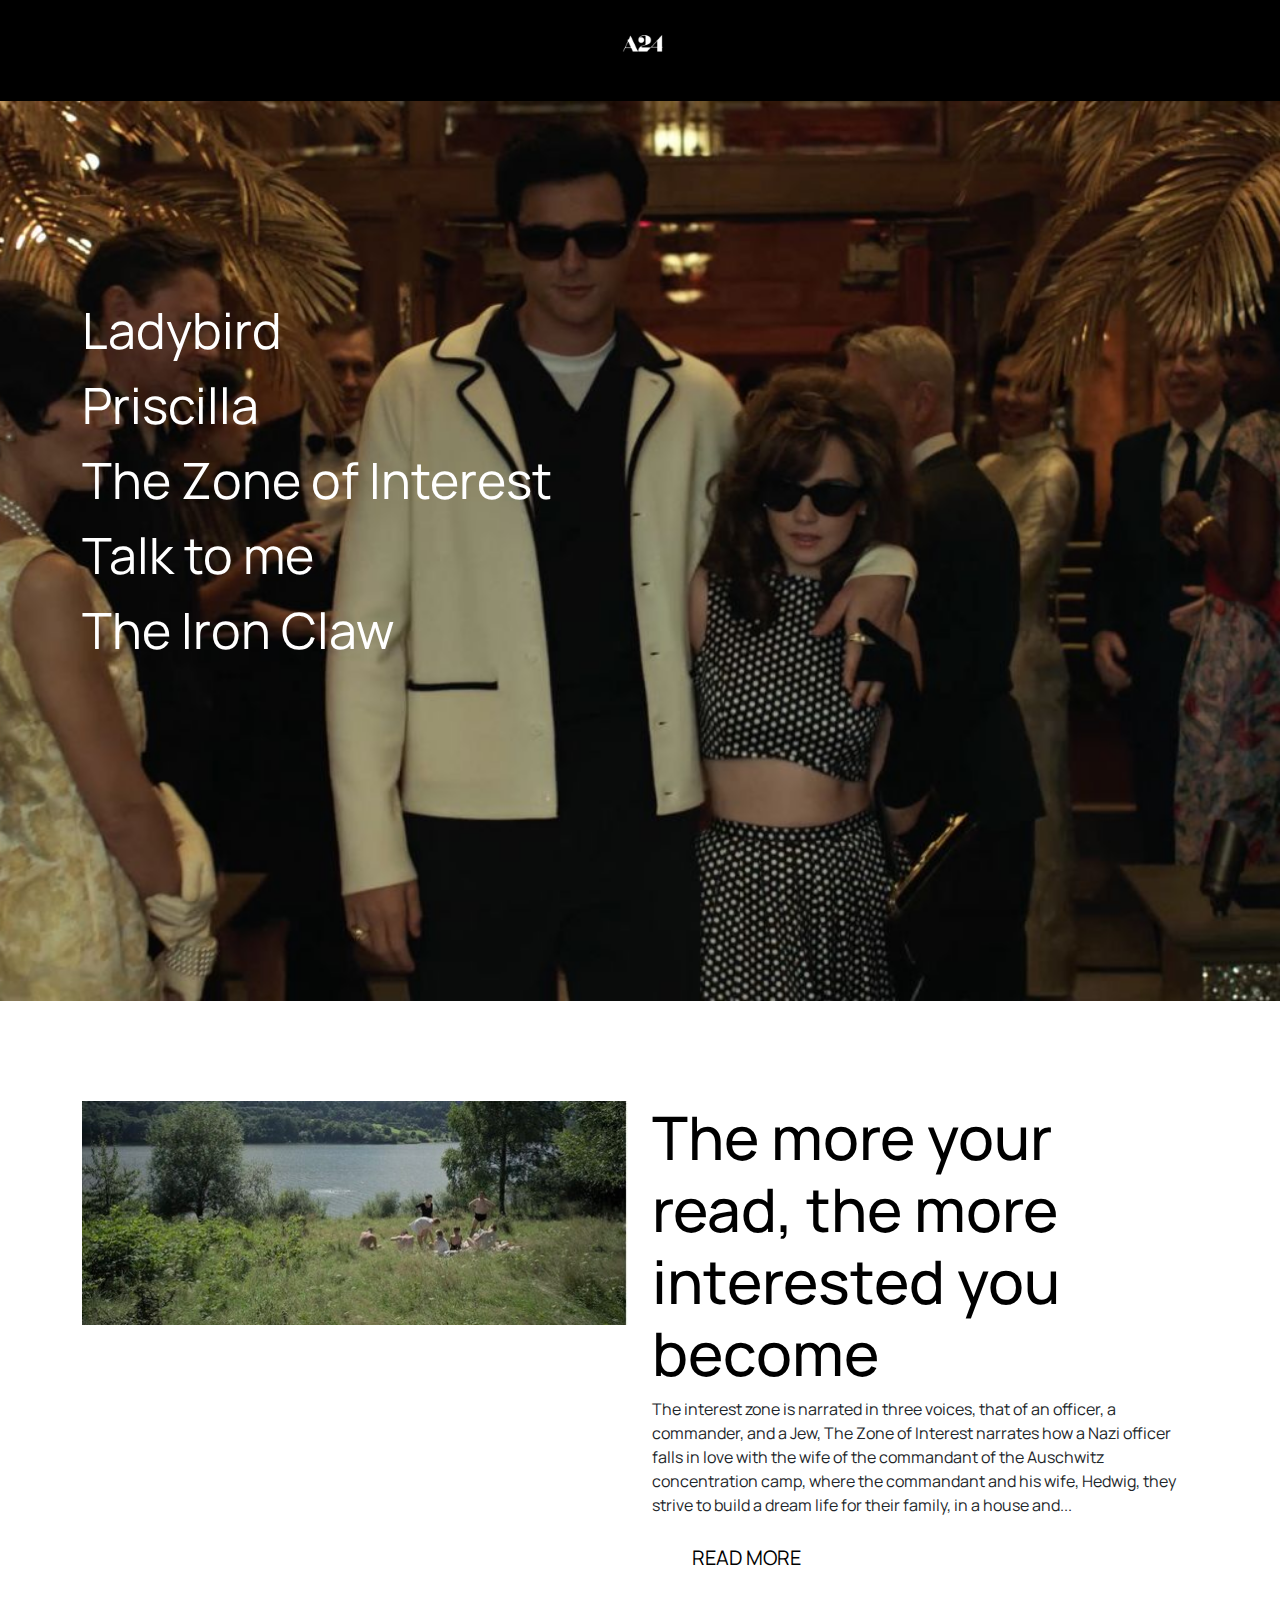
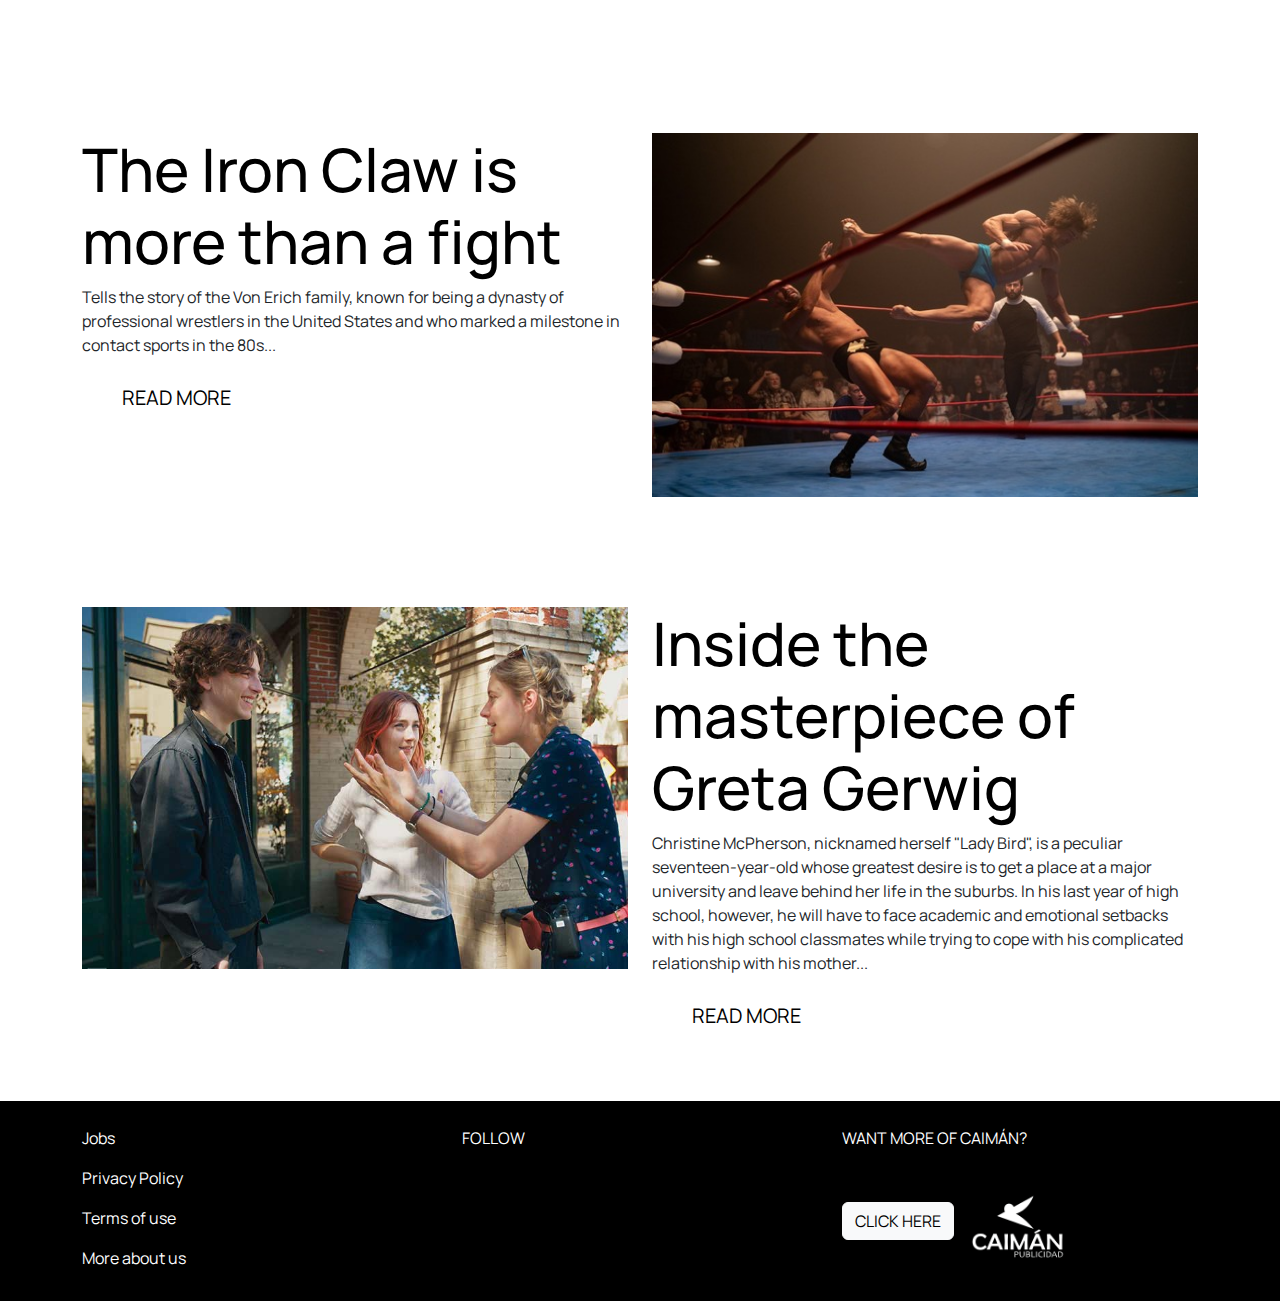
<file: YDRAY-proyecto1/proyecto1/index.html>
<!doctype html>
<html>
<head>
<meta charset="utf-8">
<meta name="viewport" content="width-device-width, initial-scale=1.0">	
<title>Home Page - A24</title>
<link href="css/bootstrap.min.css" rel="stylesheet">  
<link href="css/style.css" rel="stylesheet"> 
<link href="css/homepage.css" rel="stylesheet"> 
<link rel="stylesheet" href="https://maxst.icons8.com/vue-static/landings/line-awesome/line-awesome/1.3.0/css/line-awesome.min.css">
	

	
<meta name="Home Page Caimán" content="Espacio publicitario cuyo propósito es brindar la mejor información, y experiencia para todos nuestros clientes potenciales en el rubro del marketing y publicidad.">
<meta name="Keywords" content="marketing, engage, publicidad, negocios, empresa, innovación">
	
</head>
	
<body>
		  <header>
        <div class="container">
            <div class="row align-items-center">
                <article class="col-lg-4 col-md-4 col-4 menu-icon">
                    <i class="la la-bars" id="menu-toggle"></i> 
                </article>
                
                <article class="col-lg-4 col-md-4 col-4 text-center">
                    <img src="img/logo-a24-blanco.png" alt="logo a24" class="img-fluid" width="180px">
                </article>
                
                <article class="col-lg-4 col-md-4 col-4 text-end">
                    <a href="#" class="search-icon"><i class="la la-search"></i></a>
                </article>
            </div>
        </div>
    </header>
    

    <nav id="mobile-menu" class="hidden">
        <div id="menu-close">
            <i class="la la-close" id="close-menu"></i> 
        </div>
        <ul>
            <li><a href="films.html">Films</a></li>
            <li><a href="television.html">Television</a></li>
            <li><a href="docs.html">Docs</a></li>
            <li><a href="notes.html">Notes</a></li>
            <li><a href="contacto.html">Contact Us</a></li>
        </ul>
    </nav>
	
	
	
	<section id="hero">
			<div class="container">
					<a href="ladybird.html" class="link-1">Ladybird</a>
					<a href="priscilla.html" class="link-1">Priscilla</a>
					<a href="#" class="link-1">The Zone of Interest</a>
					<a href="#" class="link-1">Talk to me</a>
					<a href="#" class="link-1">The Iron Claw</a>
	</div>
	</section>
	
	<section id="zone"> 
		<div class="container">
			<div class="row"> 
				
		  <article class="col-lg-6 col-sm-6 col-12">
				<img src="img/zoneofinterest-homepage.jpeg" alt="zone of interest" class="img-fluid" width="900px">
				</article>
				
			<article class="col-lg-6 col-sm-6 col-12">
					<h2>The more your read, the more interested you become</h2>
					<p>The interest zone is narrated in three voices, that of an officer, a commander, and a Jew, The Zone of Interest narrates how a Nazi officer falls in love with the wife of the commandant of the Auschwitz concentration camp, where the commandant and his wife, Hedwig, they strive to build a dream life for their family, in a house and...</p>
					
				<a href="#" class="btn btn-secondary">Read more</a>
				
				</article>
				</div>
	</div>
	</section>
	
	
	<section id= "iron"> 
		<div class="container">
			<div class="row"> 
				
		<article class="col-lg-6 col-sm-6 col-12">
					<h2>The Iron Claw is more than a fight</h2>
					<p>Tells the story of the Von Erich family, known for being a dynasty of professional wrestlers in the United States and who marked a milestone in contact sports in the 80s...</p>
					
				<a href="#" class="btn btn-secondary">Read more</a>
				
		</article>
			    <article class="col-lg-6 col-sm-6 col-12">
				<img src="img/theironclaw-homepage.jpg" alt="the iron claw" class="img-fluid" width="900px">
				</article>
			
				</div>
	</div>
	</section>	
	
		
	
		<section id="ladybird"> 
		<div class="container">
			<div class="row"> 
				
		 <article class="col-lg-6 col-sm-6 col-12">
				<img src="img/ladybird-homepage.jpg" alt="ladybird homepage" class="img-fluid" width="900px">
				</article>
				
		<article class="col-lg-6 col-sm-6 col-12">
					<h2>Inside the masterpiece of Greta Gerwig</h2>
					<p>Christine McPherson, nicknamed herself "Lady Bird", is a peculiar seventeen-year-old whose greatest desire is to get a place at a major university and leave behind her life in the suburbs. In his last year of high school, however, he will have to face academic and emotional setbacks with his high school classmates while trying to cope with his complicated relationship with his mother...</p>
					
				<a href="#" class="btn btn-secondary">Read more</a>
				
				</article>
			
				</div>
	</div>
	</section>
	
	
	<footer>
	
		<div class="container">
			<div class="row">
			
				<article class="col-lg-4 col-sm-12 col-12">
				
					<a href="#" class="text-decoration-none"><p>Jobs</p></a>
					<a href="#" class="text-decoration-none"><p>Privacy Policy</p></a>
					<a href="#" class="text-decoration-none"><p>Terms of use</p></a>
					<a href="#" class="text-decoration-none"><p>More about us</p></a>
				
				</article>
				
				
				<article class="col-lg-4 col-sm-12 col-12">
				
					<p>FOLLOW</p>
					<i class="lab la-facebook"></i>
					<i class="lab la-twitter"></i>
					<i class="lab la-google-plus-g"></i>
					<i class="lab la-instagram"></i>
					
				
				</article>
				
				
				<article class="col-lg-4 col-sm-12 col-12">
				
					<p>WANT MORE OF CAIMÁN?</p>
					<a href="#"><p class="btn btn-light">CLICK HERE</p></a>
					<img src="img/caimanlogo-blanco.png" alt="logoacaiman" class="img-fluid" width="125px">
				
				
				</article>
			
			</div>
		</div>
	
	</footer>
	
	<script src="js/menu.js"></script>

	<!-- Google tag (gtag.js) -->
<script async src="https://www.googletagmanager.com/gtag/js?id=G-Q333S8GN4K"></script>
<script>
  window.dataLayer = window.dataLayer || [];
  function gtag(){dataLayer.push(arguments);}
  gtag('js', new Date());

  gtag('config', 'G-Q333S8GN4K');
</script>
	
</body>
	
</html>
</file>
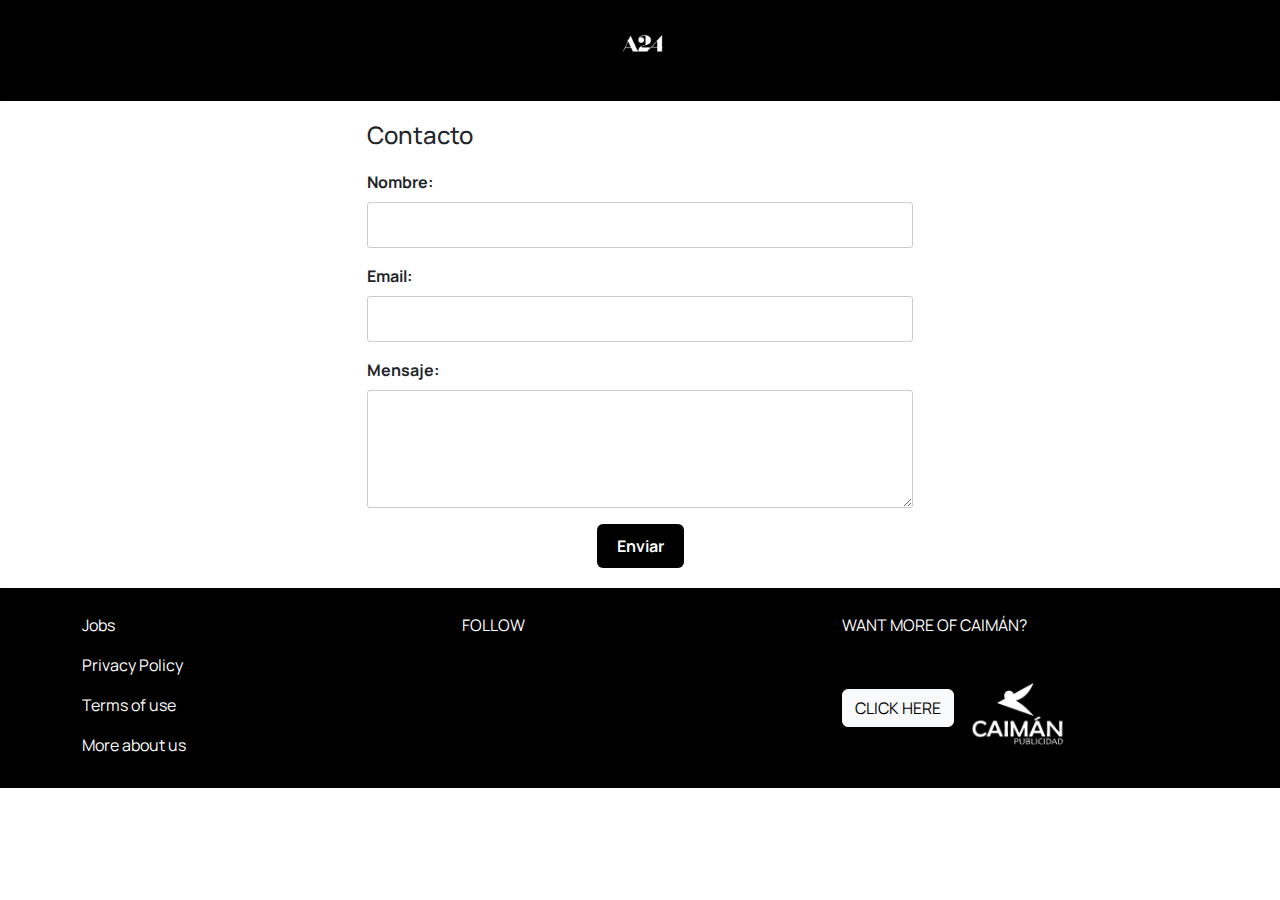
<file: YDRAY-proyecto1/proyecto1/contacto.html>
<!DOCTYPE html>
<html lang="en">
<head>
    <meta charset="UTF-8">
    <meta name="viewport" content="width=device-width, initial-scale=1.0">
    <title>Contacto - A24</title>
    <link href="css/bootstrap.min.css" rel="stylesheet">
    <link href="css/style.css" rel="stylesheet">
	<link href="css/contact.css" rel="stylesheet">
    <link rel="stylesheet" href="https://maxst.icons8.com/vue-static/landings/line-awesome/line-awesome/1.3.0/css/line-awesome.min.css">

    <meta name="Home Page Caimán" content="Espacio publicitario cuyo propósito es brindar la mejor información y experiencia para todos nuestros clientes potenciales en el rubro del marketing y publicidad.">
    <meta name="Keywords" content="marketing, engage, publicidad, negocios, empresa, innovación">
</head>

<body>
<header>
    <div class="container">
        <div class="row align-items-center">
            <article class="col-lg-4 col-md-4 col-4 menu-icon">
                <i class="la la-bars" id="menu-toggle"></i>
            </article>

            <article class="col-lg-4 col-md-4 col-4 text-center">
                <img src="img/logo-a24-blanco.png" alt="logo a24" class="img-fluid" width="180px">
            </article>

            <article class="col-lg-4 col-md-4 col-4 text-end">
                <a href="#" class="search-icon"><i class="la la-search"></i></a>
            </article>
        </div>
    </div>
</header>

<nav id="mobile-menu" class="hidden">
    <div id="menu-close">
        <i class="la la-close" id="close-menu"></i>
    </div>
    <ul>
        <li><a href="films.html">Films</a></li>
        <li><a href="#">Television</a></li>
        <li><a href="#">Docs</a></li>
        <li><a href="notes.html">Notes</a></li>
        <li><a href="#">Contact Us</a></li>
    </ul>
</nav>

<section id="contact">
    <div class="container">
        <div class="row">
            <div class="col-lg-6 offset-lg-3">
                <h2>Contacto</h2>
                <form action="procesar_formulario.php" method="POST">
                    <div class="mb-3">
                        <label for="nombre" class="form-label">Nombre:</label>
                        <input type="text" id="nombre" name="nombre" class="form-control" required>
                    </div>
                    <div class="mb-3">
                        <label for="email" class="form-label">Email:</label>
                        <input type="email" id="email" name="email" class="form-control" required>
                    </div>
                    <div class="mb-3">
                        <label for="mensaje" class="form-label">Mensaje:</label>
                        <textarea id="mensaje" name="mensaje" class="form-control" rows="4" required></textarea>
                    </div>
                    <div class="text-center">
                        <button type="submit" class="btn btn-primary">Enviar</button>
                    </div>
                </form>
            </div>
        </div>
    </div>
</section>

<footer>
    <div class="container">
        <div class="row">
            <article class="col-lg-4 col-sm-12 col-12">
                <a href="#" class="text-decoration-none"><p>Jobs</p></a>
                <a href="#" class="text-decoration-none"><p>Privacy Policy</p></a>
                <a href="#" class="text-decoration-none"><p>Terms of use</p></a>
                <a href="#" class="text-decoration-none"><p>More about us</p></a>
            </article>

            <article class="col-lg-4 col-sm-12 col-12">
                <p>FOLLOW</p>
                <i class="lab la-facebook"></i>
                <i class="lab la-twitter"></i>
                <i class="lab la-google-plus-g"></i>
                <i class="lab la-instagram"></i>
            </article>

            <article class="col-lg-4 col-sm-12 col-12">
                <p>WANT MORE OF CAIMÁN?</p>
                <a href="#"><p class="btn btn-light">CLICK HERE</p></a>
                <img src="img/caimanlogo-blanco.png" alt="logoacaiman" class="img-fluid" width="125px">
            </article>
        </div>
    </div>
</footer>
<script src="js/menu.js"></script>
	
	<!-- Google tag (gtag.js) -->
<script async src="https://www.googletagmanager.com/gtag/js?id=G-Q333S8GN4K"></script>
	
<script>
  window.dataLayer = window.dataLayer || [];
  function gtag(){dataLayer.push(arguments);}
  gtag('js', new Date());

  gtag('config', 'G-Q333S8GN4K');
</script>
	
</body>
</html>
</file>
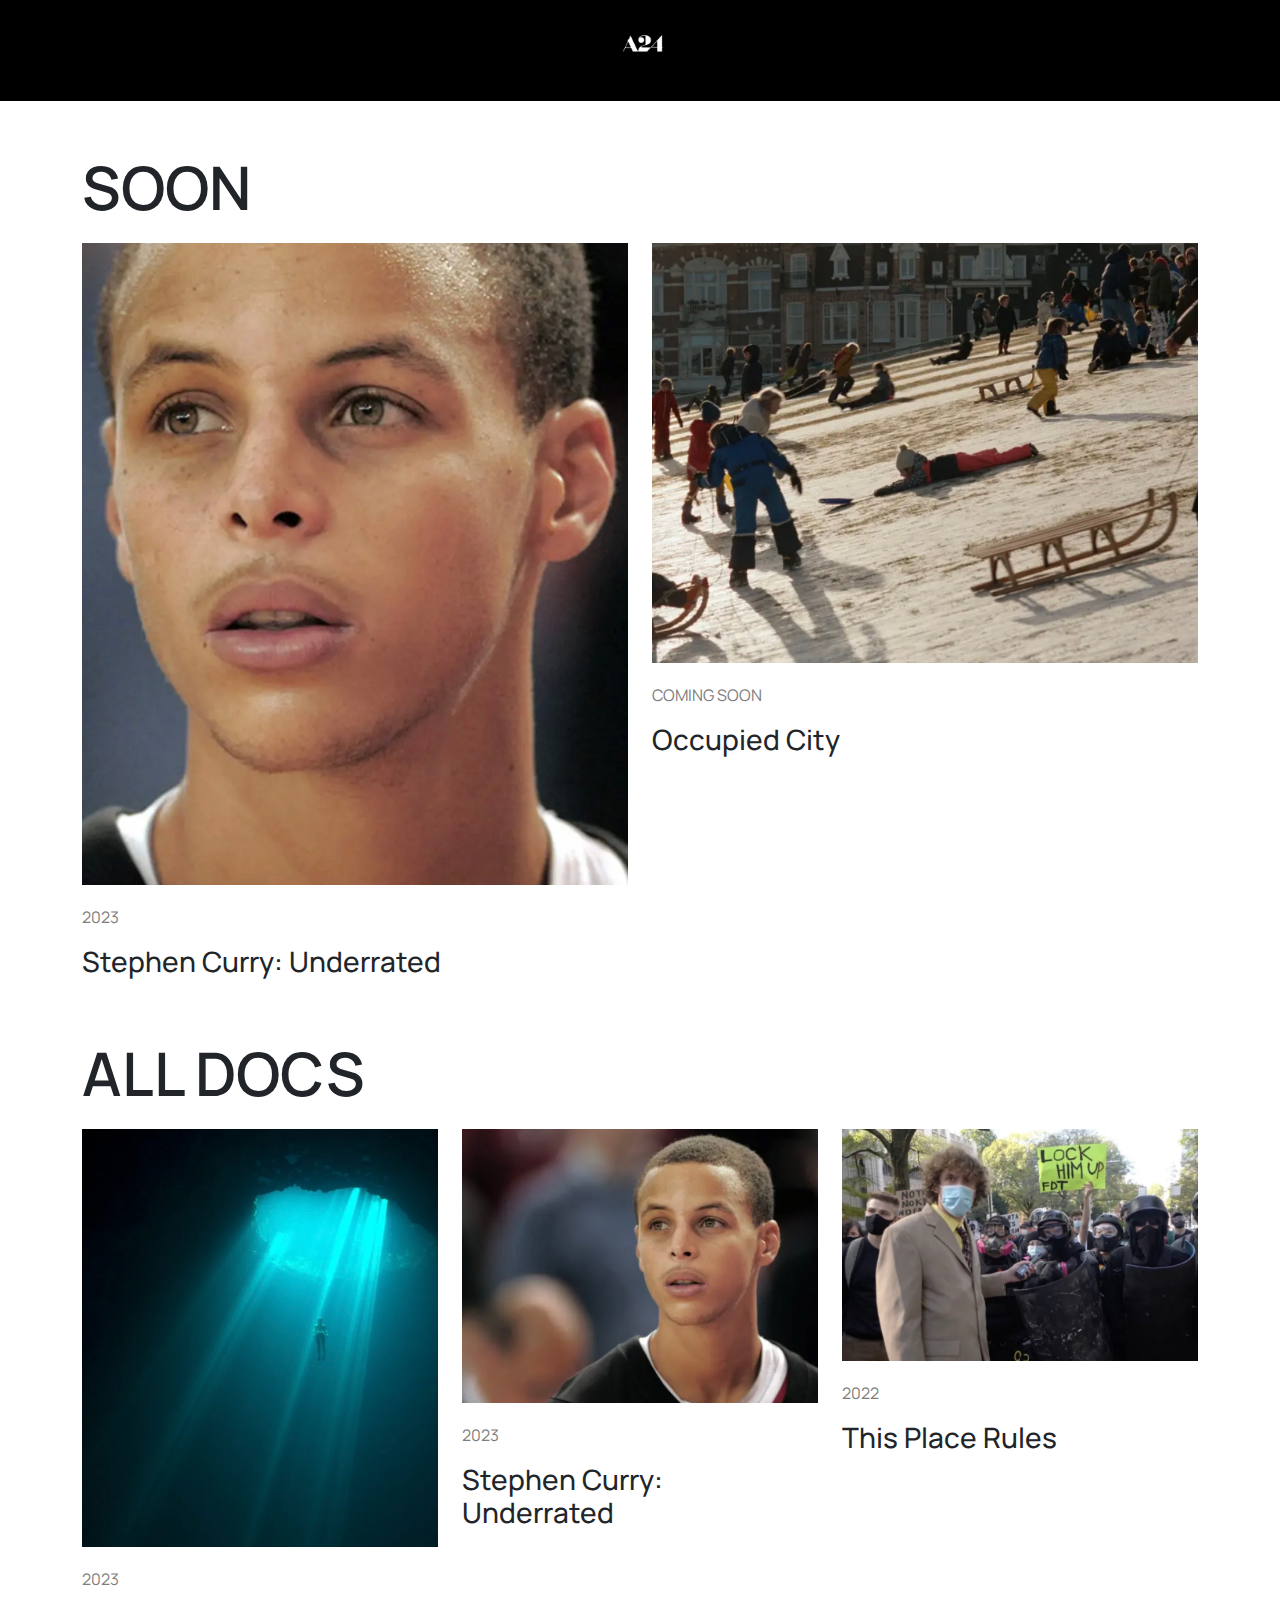
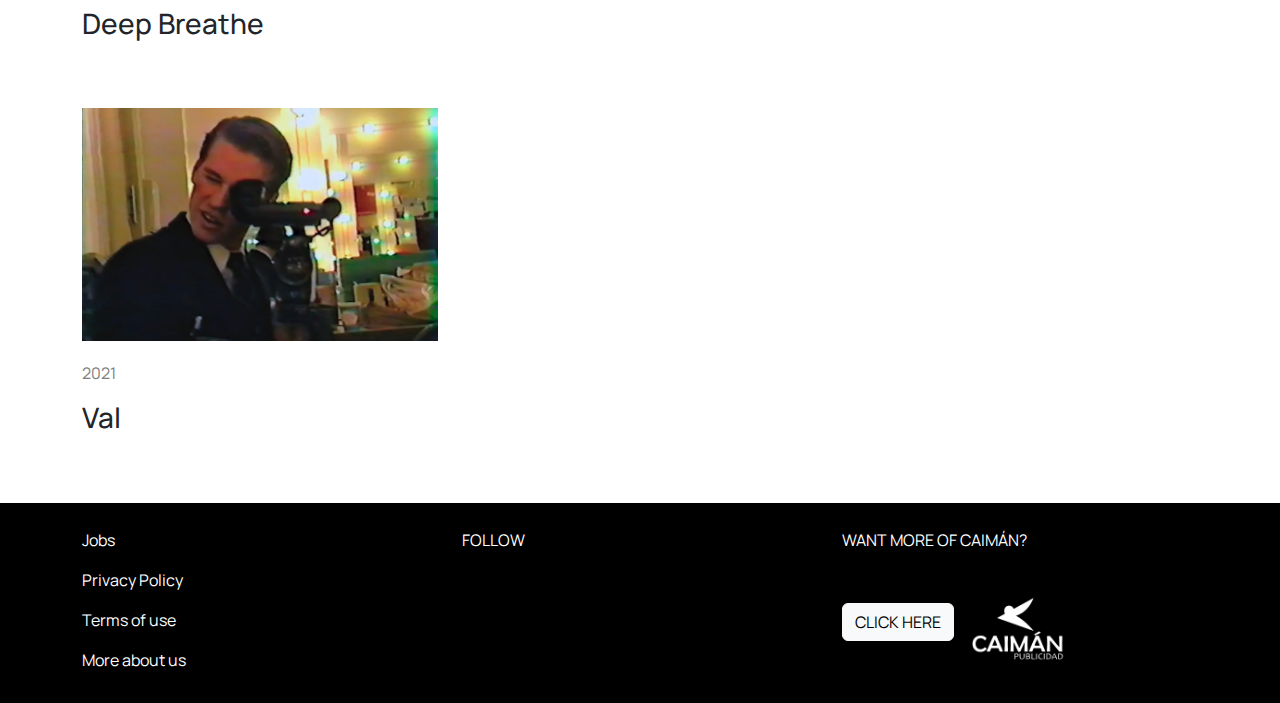
<file: YDRAY-proyecto1/proyecto1/docs.html>
<!doctype html>
<html>
<head>
<meta charset="UTF-8">
<meta name="viewport" content="width-device-width, initial-scale=1.0">	
<title>Docs</title>
<link href="css/bootstrap.min.css" rel="stylesheet">  
<link href="css/style.css" rel="stylesheet"> 
<link href="css/homepage.css" rel="stylesheet"> 
<link rel="stylesheet" href="https://maxst.icons8.com/vue-static/landings/line-awesome/line-awesome/1.3.0/css/line-awesome.min.css">
	
<meta name="Home Page Caimán" content="Espacio publicitario cuyo propósito es brindar la mejor información, y experiencia para todos nuestros clientes potenciales en el rubro del marketing y publicidad.">
<meta name="Keywords" content="marketing, engage, publicidad, negocios, empresa, innovación">
	
</head>

<body>
	
	<header>
        <div class="container">
            <div class="row align-items-center">
                <article class="col-lg-4 col-md-4 col-4 menu-icon">
                    <i class="la la-bars" id="menu-toggle"></i> 
                </article>
                
                <article class="col-lg-4 col-md-4 col-4 text-center">
                    <img src="img/logo-a24-blanco.png" alt="logo a24" class="img-fluid" width="180px">
                </article>
                
                <article class="col-lg-4 col-md-4 col-4 text-end">
                    <a href="#" class="search-icon"><i class="la la-search"></i></a>
                </article>
            </div>
        </div>
    </header>
	
	<nav id="mobile-menu" class="hidden">
        <div id="menu-close">
            <i class="la la-close" id="close-menu"></i> 
        </div>
        <ul>
            <li><a href="films.html">Films</a></li>
            <li><a href="television.html">Television</a></li>
            <li><a href="docs.html">Docs</a></li>
            <li><a href="notes.html">Notes</a></li>
            <li><a href="contacto.html">Contact Us</a></li>
        </ul>
    </nav>
	
	<section id="docs">
		
		<div class="container">
	
			<h1>SOON</h1>
			
			<div class="row">
				
				<article class="col-lg-6 col-sm-6 col-12">
			
					<a href="#"><img src="img/Xnip2023-09-14_17-29-30.jpg" alt="2023" class="img-fluid"></a>
					<p>2023</p>
					<h3>Stephen Curry: Underrated</h3>
			
				</article>
			
				
				<article class="col-lg-6 col-sm-6 col-12">
			
					<a href="#"><img src="img/Xnip2023-09-14_17-29-40.jpg" alt="soon" class="img-fluid"></a>
					<p>COMING SOON</p>
					<h3>Occupied City</h3>
			
				</article>
			
			</div>
		
		</div>
	
	</section>
	
	<section id="alldocs">
	
		<div class="container">
	
			<h1>ALL DOCS</h1>
			
			<div class="row">
				
				<article class="col-lg-4 col-sm-4 col-12">
			
					<a href="#"><img src="img/Xnip2023-09-14_17-29-53.jpg" alt="sea" class="img-fluid"></a>
					<p>2023</p>
					<h3>Deep Breathe</h3>
			
				</article>
			
				
				<article class="col-lg-4 col-sm-4 col-12">
			
					<a href="#"><img src="img/Xnip2023-09-14_17-30-05.jpg" alt="stephcurry" class="img-fluid"></a>
					<p>2023</p>
					<h3>Stephen Curry: Underrated</h3>
			
				</article>
			
				
				<article class="col-lg-4 col-sm-4 col-12">
			
					<a href="#"><img src="img/Xnip2023-09-14_17-30-21.jpg" alt="crowd" class="img-fluid"></a>
					<p>2022</p>
					<h3>This Place Rules</h3>
			
				</article>
			
			</div>
		
		</div>
	
	
	</section>
	
	<section id="docextra">
	
		<div class="container">
			
			<div class="row">
				
				<article class="col-lg-4 col-sm-4 col-12">
			
					<a href="#"><img src="img/Xnip2023-09-14_17-30-34.jpg" alt="val" class="img-fluid"></a>
					<p>2021</p>
					<h3>Val</h3>
			
				</article>
			
			</div>
		
		</div>
	
	</section>
	
	
	<footer>
	
		<div class="container">
			<div class="row">
			
				<article class="col-lg-4 col-sm-12 col-12">
				
					<a href="#" class="text-decoration-none"><p>Jobs</p></a>
					<a href="#" class="text-decoration-none"><p>Privacy Policy</p></a>
					<a href="#" class="text-decoration-none"><p>Terms of use</p></a>
					<a href="#" class="text-decoration-none"><p>More about us</p></a>
				
				</article>
				
				
				<article class="col-lg-4 col-sm-12 col-12">
				
					<p>FOLLOW</p>
					<i class="lab la-facebook"></i>
					<i class="lab la-twitter"></i>
					<i class="lab la-google-plus-g"></i>
					<i class="lab la-instagram"></i>
					
				
				</article>
				
				
				<article class="col-lg-4 col-sm-12 col-12">
				
					<p>WANT MORE OF CAIMÁN?</p>
					<a href="#"><p class="btn btn-light">CLICK HERE</p></a>
					<img src="img/caimanlogo-blanco.png" alt="logoacaiman" class="img-fluid" width="125px">
				
				
				</article>
			
			</div>
		</div>
	
	</footer>
	
	<script src="js/menu.js"></script>

	<!-- Google tag (gtag.js) -->
<script async src="https://www.googletagmanager.com/gtag/js?id=G-Q333S8GN4K"></script>
<script>
  window.dataLayer = window.dataLayer || [];
  function gtag(){dataLayer.push(arguments);}
  gtag('js', new Date());

  gtag('config', 'G-Q333S8GN4K');
</script>
	
	
</body>
</html>
</file>
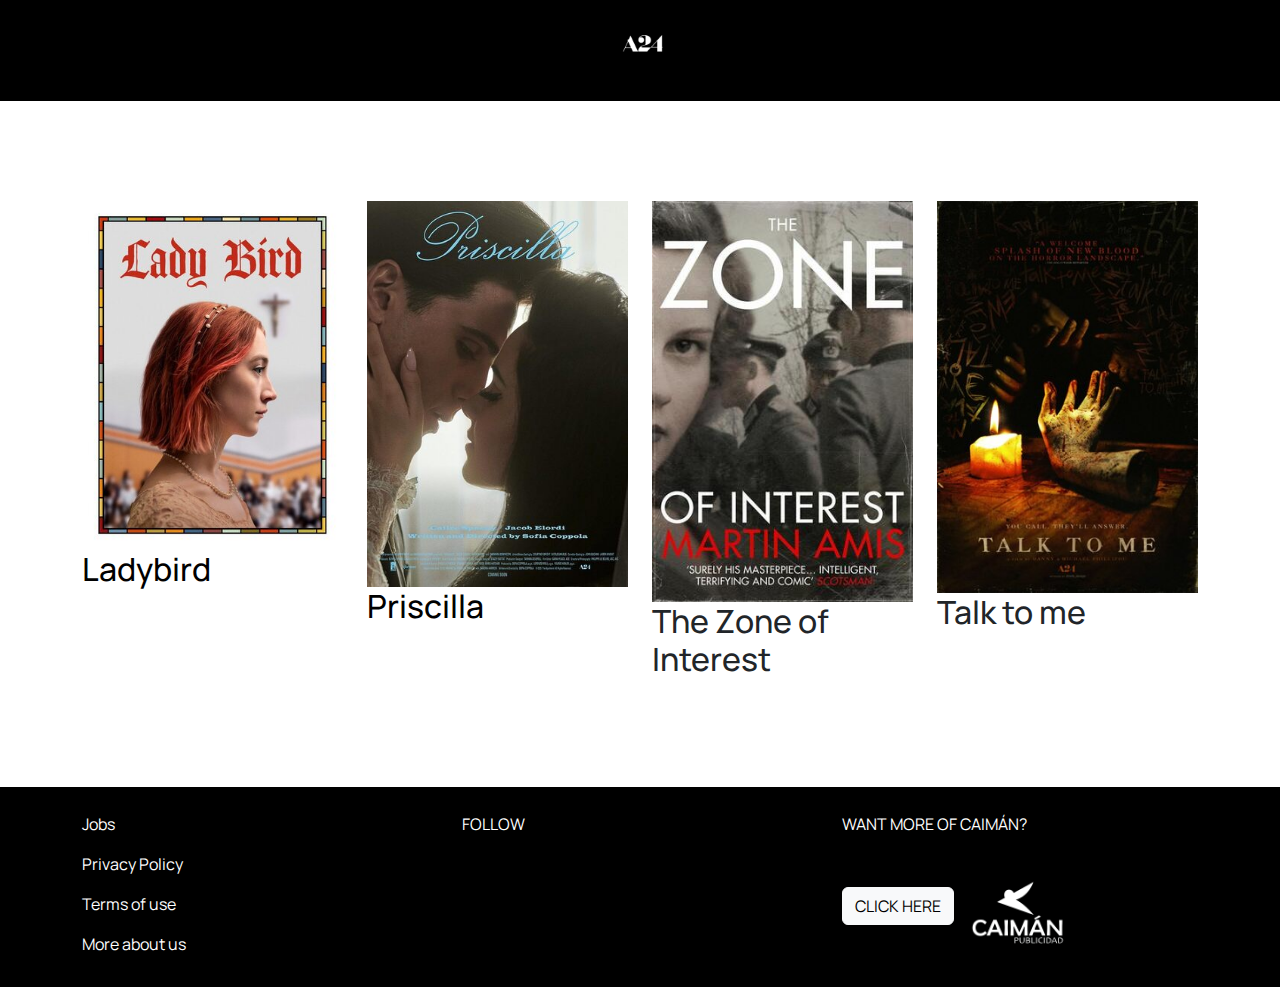
<file: YDRAY-proyecto1/proyecto1/films.html>
<!doctype html>
<html>
<head>
<meta charset="utf-8">
<meta name="viewport" content="width-device-width, initial-scale=1.0">	
<title>Films - A24</title>
<link href="css/bootstrap.min.css" rel="stylesheet">  
<link href="css/films.css" rel="stylesheet">
<link href="css/style.css" rel="stylesheet">
<link rel="stylesheet" href="https://maxst.icons8.com/vue-static/landings/line-awesome/line-awesome/1.3.0/css/line-awesome.min.css">
	
	
<meta name="Films sección" content="Espacio publicitario cuyo propósito es brindar la mejor información, y experiencia para todos nuestros clientes potenciales en el rubro del marketing y publicidad.">
<meta name="Keywords" content="marketing, engage, publicidad, negocios, empresa, innovación, ladybird">
	
</head>

<body>
	
	 <header>
        <div class="container">
            <div class="row align-items-center">
                <article class="col-lg-4 col-md-4 col-4 menu-icon">
                    <i class="la la-bars" id="menu-toggle"></i> 
                </article>
                
                <article class="col-lg-4 col-md-4 col-4 text-center">
                    <img src="img/logo-a24-blanco.png" alt="logo a24" class="img-fluid" width="180px">
                </article>
                
                <article class="col-lg-4 col-md-4 col-4 text-end">
                    <a href="#" class="search-icon"><i class="la la-search"></i></a>
                </article>
            </div>
        </div>
    </header>
    

    <nav id="mobile-menu" class="hidden">
        <div id="menu-close">
            <i class="la la-close" id="close-menu"></i> 
        </div>
        <ul>
            <li><a href="films.html">Films</a></li>
            <li><a href="television.html">Television</a></li>
            <li><a href="docs.html">Docs</a></li>
            <li><a href="notes.html">Notes</a></li>
            <li><a href="contacto.html">Contact Us</a></li>
        </ul>
    </nav>
	
	
	
	<section id="films"> 
		<div class="container">
			<div class="row"> 
				
				
	<article class="col-lg-3 col-sm-9 col-12">
				<img src="img/ladybird-sectionfilm.jpg" alt="Ladybird" class="img-fluid" width="900px">
		
		
		
		<section id="content">
		<a href="ladybird.html" class="link"> 
			<h2>Ladybird</h2>
			</a>
			 </section>
				</article>
				
				
		  <article class="col-lg-3 col-sm-9 col-12">
				<img src="img/priscilla-sectionfilm.jpg" alt="Priscilla" class="img-fluid" width="900px">
			  
				<a href="priscilla.html" class="link"> 
			  <h2>Priscilla</h2>
					</a>
				</article>
				
				
			<article class="col-lg-3 col-sm-9 col-12">
				<img src="img/zoneofinterest-sectionfilm.jpg" alt="zone of interest" class="img-fluid" width="900px">
			  <h2>The Zone of Interest</h2>
				</article>
				
				
				<article class="col-lg-3 col-sm-9 col-12">
				<img src="img/talktome-sectionfilm.jpg" alt="zone of interest" class="img-fluid" width="900px">
			  <h2>Talk to me</h2>
				</article>
			
				</div>
	</div>
	</section>
	
	
	
	<footer>
	
		<div class="container">
			<div class="row">
			
				<article class="col-lg-4 col-sm-12 col-12">
				
					<a href="#" class="text-decoration-none"><p>Jobs</p></a>
					<a href="#" class="text-decoration-none"><p>Privacy Policy</p></a>
					<a href="#" class="text-decoration-none"><p>Terms of use</p></a>
					<a href="#" class="text-decoration-none"><p>More about us</p></a>
				
				</article>
				
				
				<article class="col-lg-4 col-sm-12 col-12">
				
					<p>FOLLOW</p>
					<i class="lab la-facebook"></i>
					<i class="lab la-twitter"></i>
					<i class="lab la-google-plus-g"></i>
					<i class="lab la-instagram"></i>
					
				
				</article>
				
				
				<article class="col-lg-4 col-sm-12 col-12">
				
					<p>WANT MORE OF CAIMÁN?</p>
					<a href="#"><p class="btn btn-light">CLICK HERE</p></a>
					<img src="img/caimanlogo-blanco.png" alt="logoacaiman" class="img-fluid" width="125px">
				
				
				
				</article>
			
			</div>
		</div>
	
	</footer>
	
	 <script src="js/menu.js"></script>
	
	<!-- Google tag (gtag.js) -->
<script async src="https://www.googletagmanager.com/gtag/js?id=G-Q333S8GN4K"></script>
<script>
  window.dataLayer = window.dataLayer || [];
  function gtag(){dataLayer.push(arguments);}
  gtag('js', new Date());

  gtag('config', 'G-Q333S8GN4K');
</script>
	
</body>
</html>
</file>
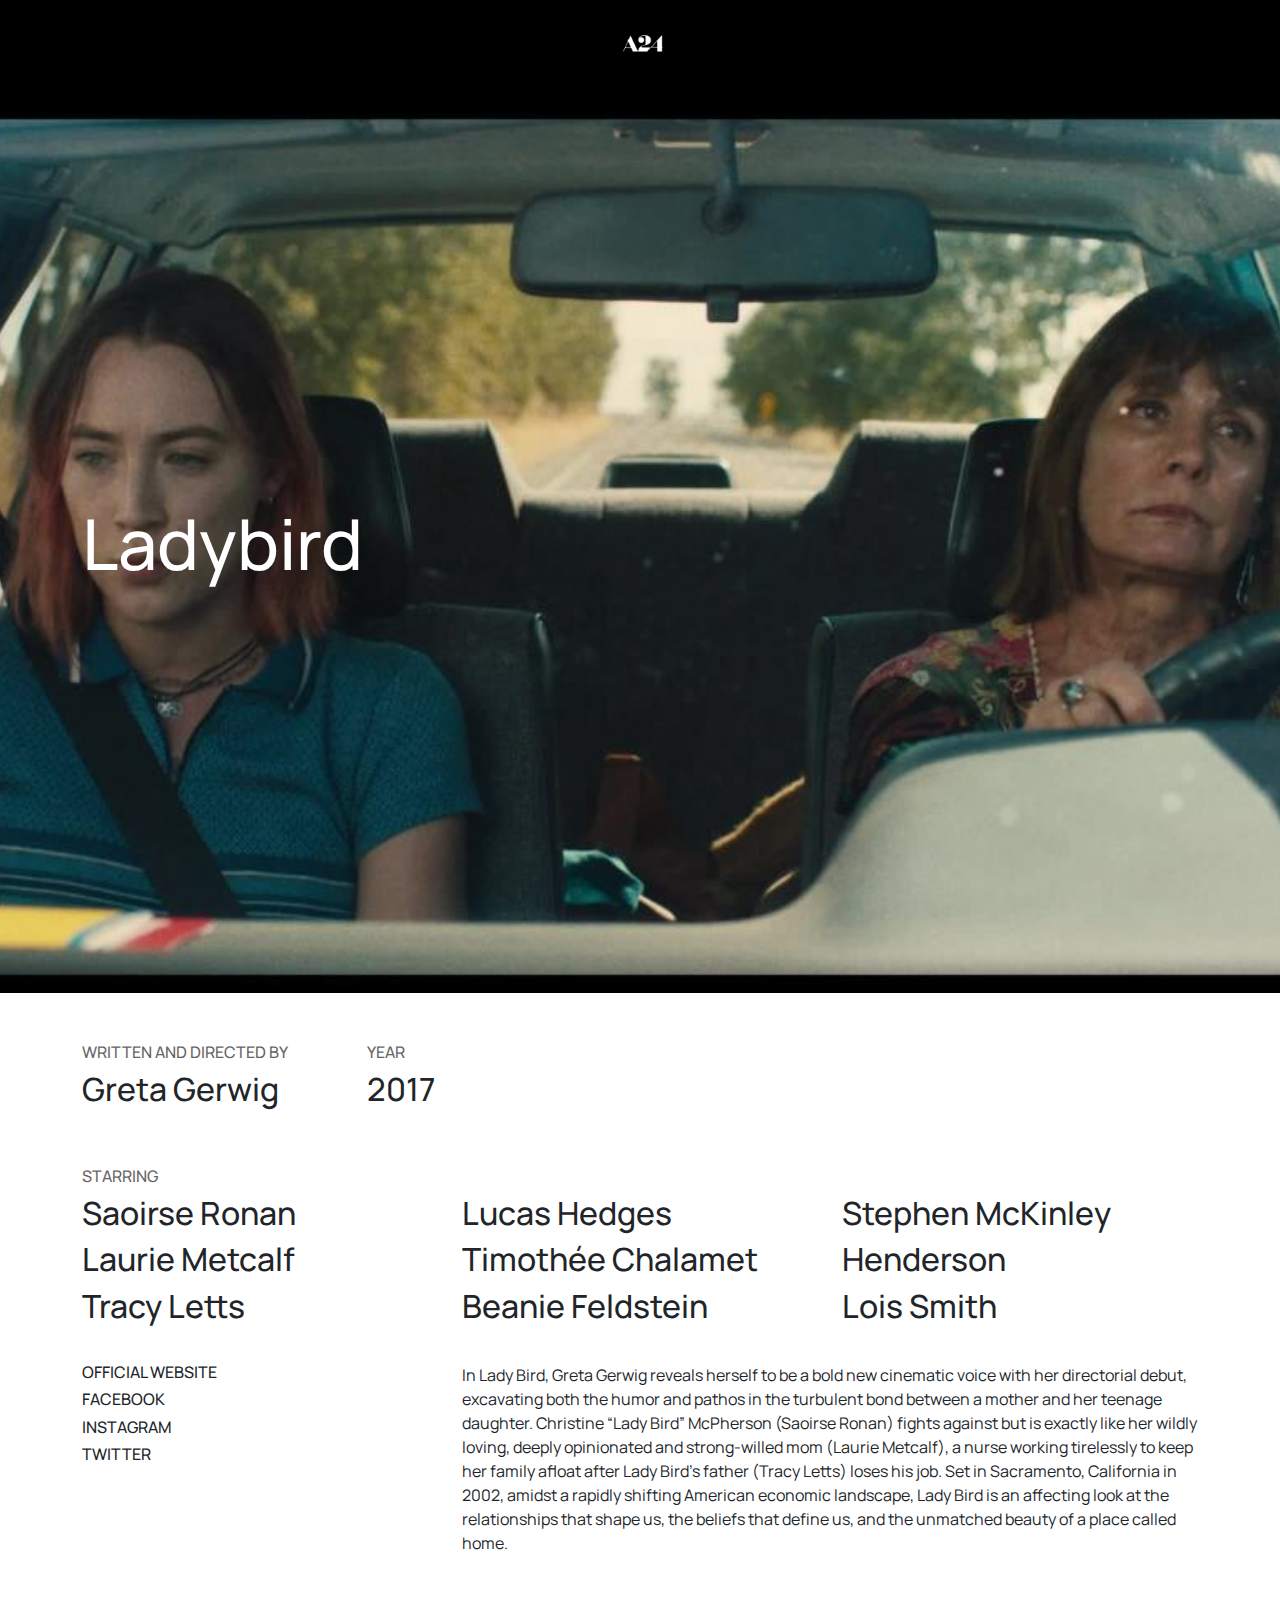
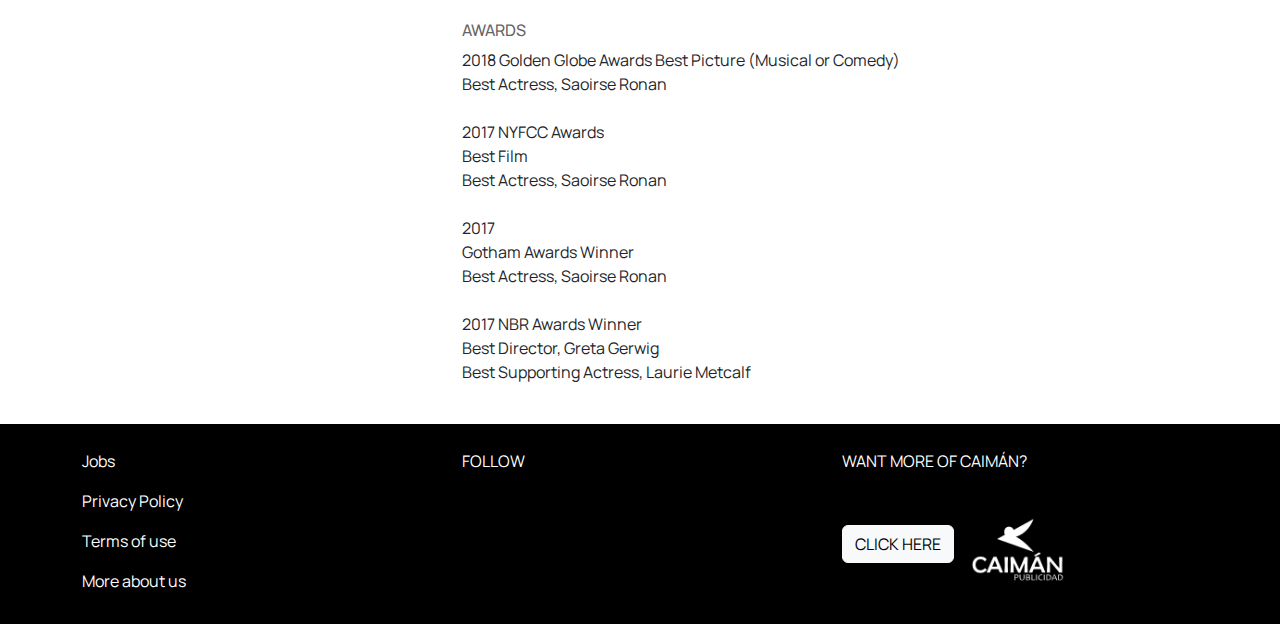
<file: YDRAY-proyecto1/proyecto1/ladybird.html>
<!doctype html>
<html>
<head>
<meta charset="utf-8">
<meta name="viewport" content="width-device-width, initial-scale=1.0">	
<title>Ladybird - A24</title>
<link href="css/bootstrap.min.css" rel="stylesheet">  
<link href="css/ladybird.css" rel="stylesheet"> 
<link href="css/style.css" rel="stylesheet"> 
<link rel="stylesheet" href="https://maxst.icons8.com/vue-static/landings/line-awesome/line-awesome/1.3.0/css/line-awesome.min.css">
	
	
<meta name="Ladybird sección" content="Espacio publicitario cuyo propósito es brindar la mejor información, y experiencia para todos nuestros clientes potenciales en el rubro del marketing y publicidad.">
<meta name="Keywords" content="marketing, engage, publicidad, negocios, empresa, innovación, ladybird">
	
</head>

<body>
	
	 <header>
        <div class="container">
            <div class="row align-items-center">
                <article class="col-lg-4 col-md-4 col-4 menu-icon">
                    <i class="la la-bars" id="menu-toggle"></i> 
                </article>
                
                <article class="col-lg-4 col-md-4 col-4 text-center">
                    <img src="img/logo-a24-blanco.png" alt="logo a24" class="img-fluid" width="180px">
                </article>
                
                <article class="col-lg-4 col-md-4 col-4 text-end">
                    <a href="#" class="search-icon"><i class="la la-search"></i></a>
                </article>
            </div>
        </div>
    </header>
    

    <nav id="mobile-menu" class="hidden">
        <div id="menu-close">
            <i class="la la-close" id="close-menu"></i> 
        </div>
        <ul>
            <li><a href="films.html">Films</a></li>
            <li><a href="television.html">Television</a></li>
            <li><a href="docs.html">Docs</a></li>
            <li><a href="notes.html">Notes</a></li>
            <li><a href="contacto.html">Contact Us</a></li>
        </ul>
    </nav>
	
	
	<section id="ladybird"> 
		<div class="container">	
			<h2>Ladybird</h2>
	</div>
		</section>
	
		
		<section id="written"> 
		<div class="container">
			<div class="row"> 
				
		  <article class="col-lg-3 col-sm-9 col-12">
			  <h4>Written and directed by</h4>
				<h2>Greta Gerwig</h2>
			  
				</article>
				
				
				 <article class="col-lg-3 col-sm-9 col-12">
				<h4>Year</h4>
				<h2>2017</h2>
	
				</article>
				
				
				 <article class="col-lg-3 col-sm-9 col-12">
				</article>
				
				<article class="col-lg-3 col-sm-9 col-12">
				</article>
				
				</div>
			</div>
	</section>
	
	
	
	<section id="starring"> 
		<div class="container">
			<div class="row"> 
				  <h4>Starring</h4>
				
		  <article class="col-lg-4 col-sm-8 col-12">
				<h2>Saoirse Ronan</h2>
			  <h2>Laurie Metcalf</h2>
			  <h2>Tracy Letts</h2>
			  </article>
				
				  <article class="col-lg-4 col-sm-8 col-12">
				<h2>Lucas Hedges</h2>
			  <h2>Timothée Chalamet</h2>
			  <h2>Beanie Feldstein</h2>
			  </article>
				
				
				  <article class="col-lg-4 col-sm-8 col-12">
				<h2>Stephen McKinley</h2>
			  <h2>Henderson</h2>
			  <h2>Lois Smith</h2>
				</article>
				
				</div>
			</div>
	</section>
	
	
	
	<section id="content"> 
		<div class="container">
			<div class="row"> 
				
		  <article class="col-lg-4 col-sm-8 col-12">
			  <h5>Official Website</h5>
			  <h5>Facebook</h5>
			  <h5>Instagram</h5>
			   <h5>Twitter</h5>
			  </article>
				
				  <article class="col-lg-8 col-sm-4 col-12">
<p> In Lady Bird, Greta Gerwig reveals herself to be a bold new cinematic voice with her
directorial debut, excavating both the humor and pathos in the turbulent bond
between a mother and her teenage daughter. Christine “Lady Bird” McPherson
(Saoirse Ronan) fights against but is exactly like her wildly loving, deeply
opinionated and strong-willed mom (Laurie Metcalf), a nurse working tirelessly to
keep her family afloat after Lady Bird's father (Tracy Letts) loses his job. Set in
Sacramento, California in 2002, amidst a rapidly shifting American economic
landscape, Lady Bird is an affecting look at the relationships that shape us, the
beliefs that define us, and the unmatched beauty of a place called home.
</p>
				</article>
			
				</div>
			</div>
	</section>
	
	
	<section id="awards"> 
		<div class="container">
			<div class="row"> 
				 
				
		  <article class="col-lg-4 col-sm-8 col-12">
			  </article>
				
				  <article class="col-lg-8 col-sm-4 col-12">
					   <h4>Awards</h4>
				<p>2018 Golden Globe Awards Best Picture (Musical or Comedy)<br>
					  Best Actress, Saoirse Ronan<br>
					  <br>
					  2017 NYFCC Awards<br>
					  Best Film<br>
					  Best Actress, Saoirse Ronan<br>
					  
					  <br>
					  2017<br>
					  Gotham Awards Winner<br>
					  Best Actress, Saoirse Ronan<br>
					  <br>
					  2017 NBR Awards Winner<br>
					  Best Director, Greta Gerwig<br>
					  Best Supporting Actress, Laurie Metcalf<br>
					<br>
					  </p>
			
			  </article>
				
				
				</div>
			</div>
	</section>
	
	
				
	
	
	<footer>
	
		<div class="container">
			<div class="row">
			
				<article class="col-lg-4 col-sm-12 col-12">
				
					<a href="#" class="text-decoration-none"><p>Jobs</p></a>
					<a href="#" class="text-decoration-none"><p>Privacy Policy</p></a>
					<a href="#" class="text-decoration-none"><p>Terms of use</p></a>
					<a href="#" class="text-decoration-none"><p>More about us</p></a>
				
				</article>
				
				
				<article class="col-lg-4 col-sm-12 col-12">
				
					<p>FOLLOW</p>
					<i class="lab la-facebook"></i>
					<i class="lab la-twitter"></i>
					<i class="lab la-google-plus-g"></i>
					<i class="lab la-instagram"></i>
					
				
				</article>
				
				
				<article class="col-lg-4 col-sm-12 col-12">
				
					
					<p>WANT MORE OF CAIMÁN?</p>
					<a href="#"><p class="btn btn-light">CLICK HERE</p></a>
					<img src="img/caimanlogo-blanco.png" alt="logoacaiman" class="img-fluid" width="125px">
				
				
				</article>
			
			</div>
		</div>
	
	</footer>
</body>
	<script src="js/menu.js"></script>
	
	<!-- Google tag (gtag.js) -->
<script async src="https://www.googletagmanager.com/gtag/js?id=G-Q333S8GN4K"></script>
	
<script>
  window.dataLayer = window.dataLayer || [];
  function gtag(){dataLayer.push(arguments);}
  gtag('js', new Date());

  gtag('config', 'G-Q333S8GN4K');
</script>
	
</html>
</file>
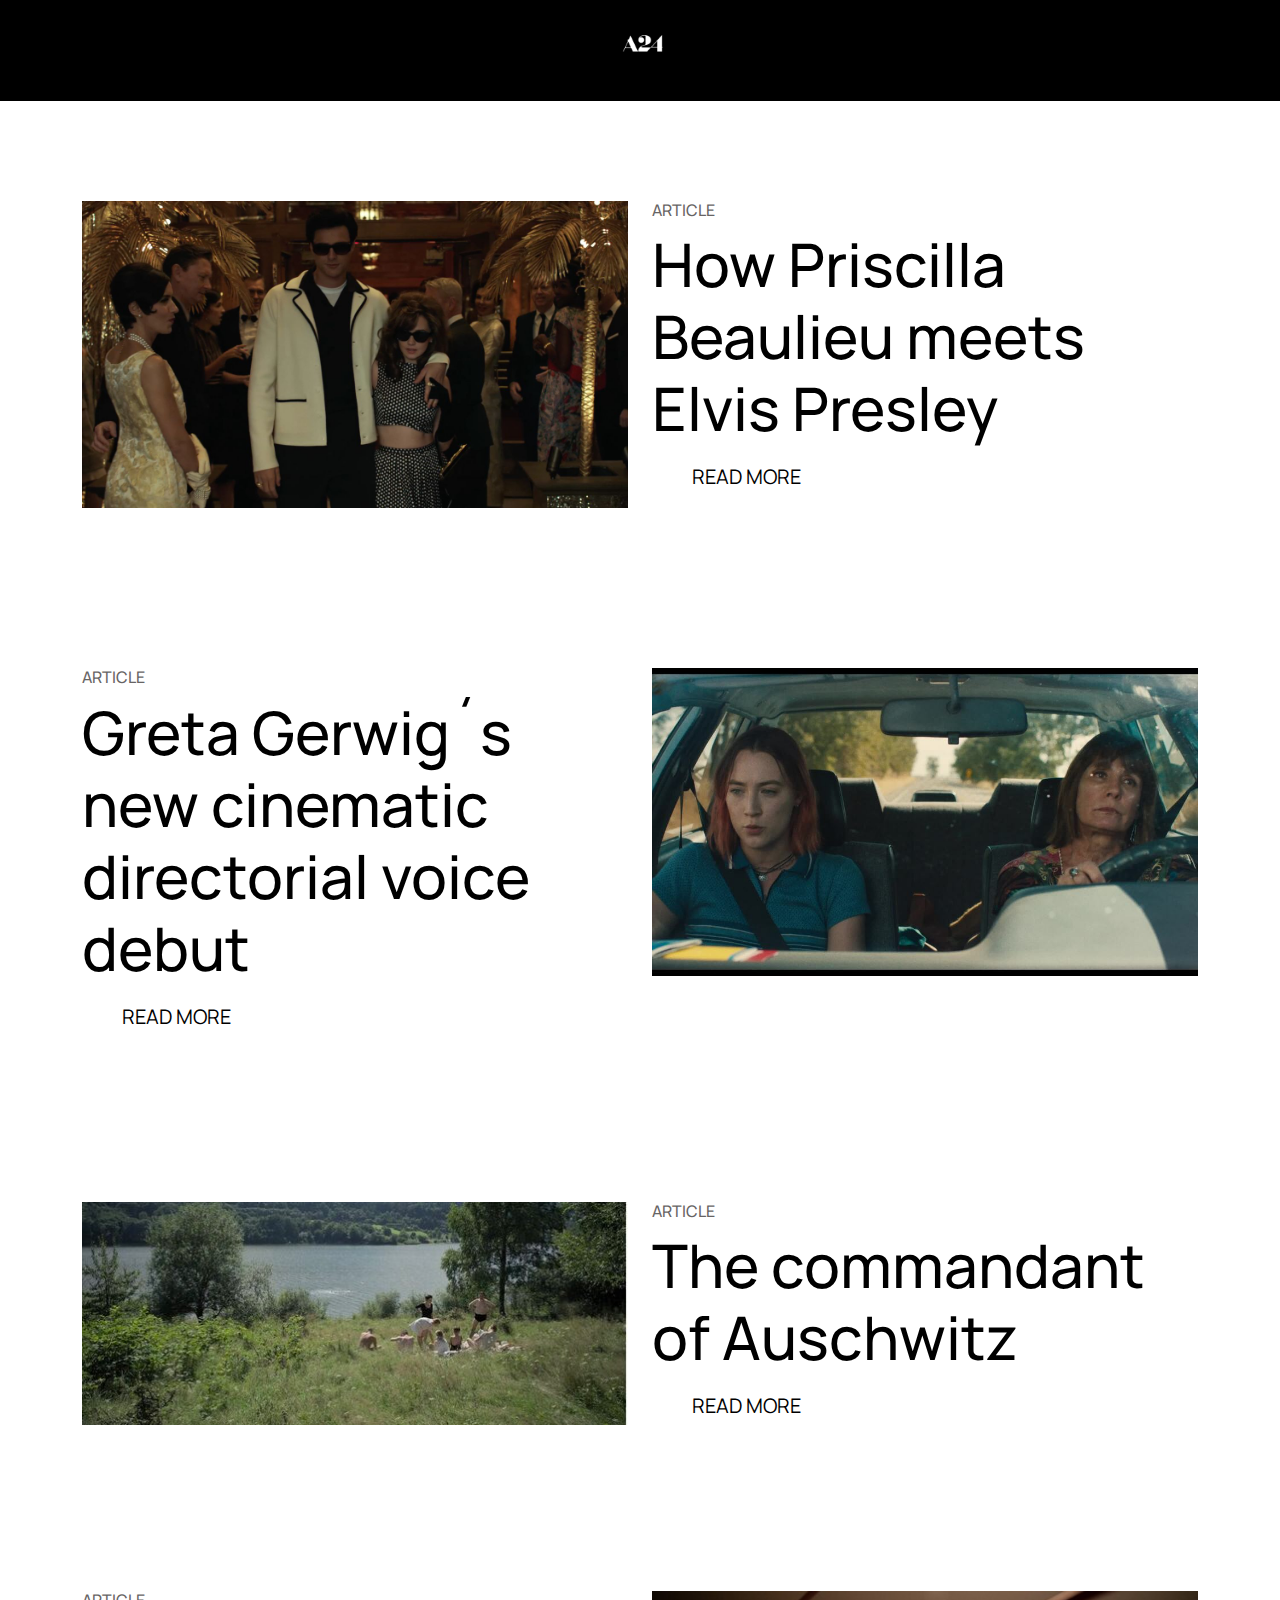
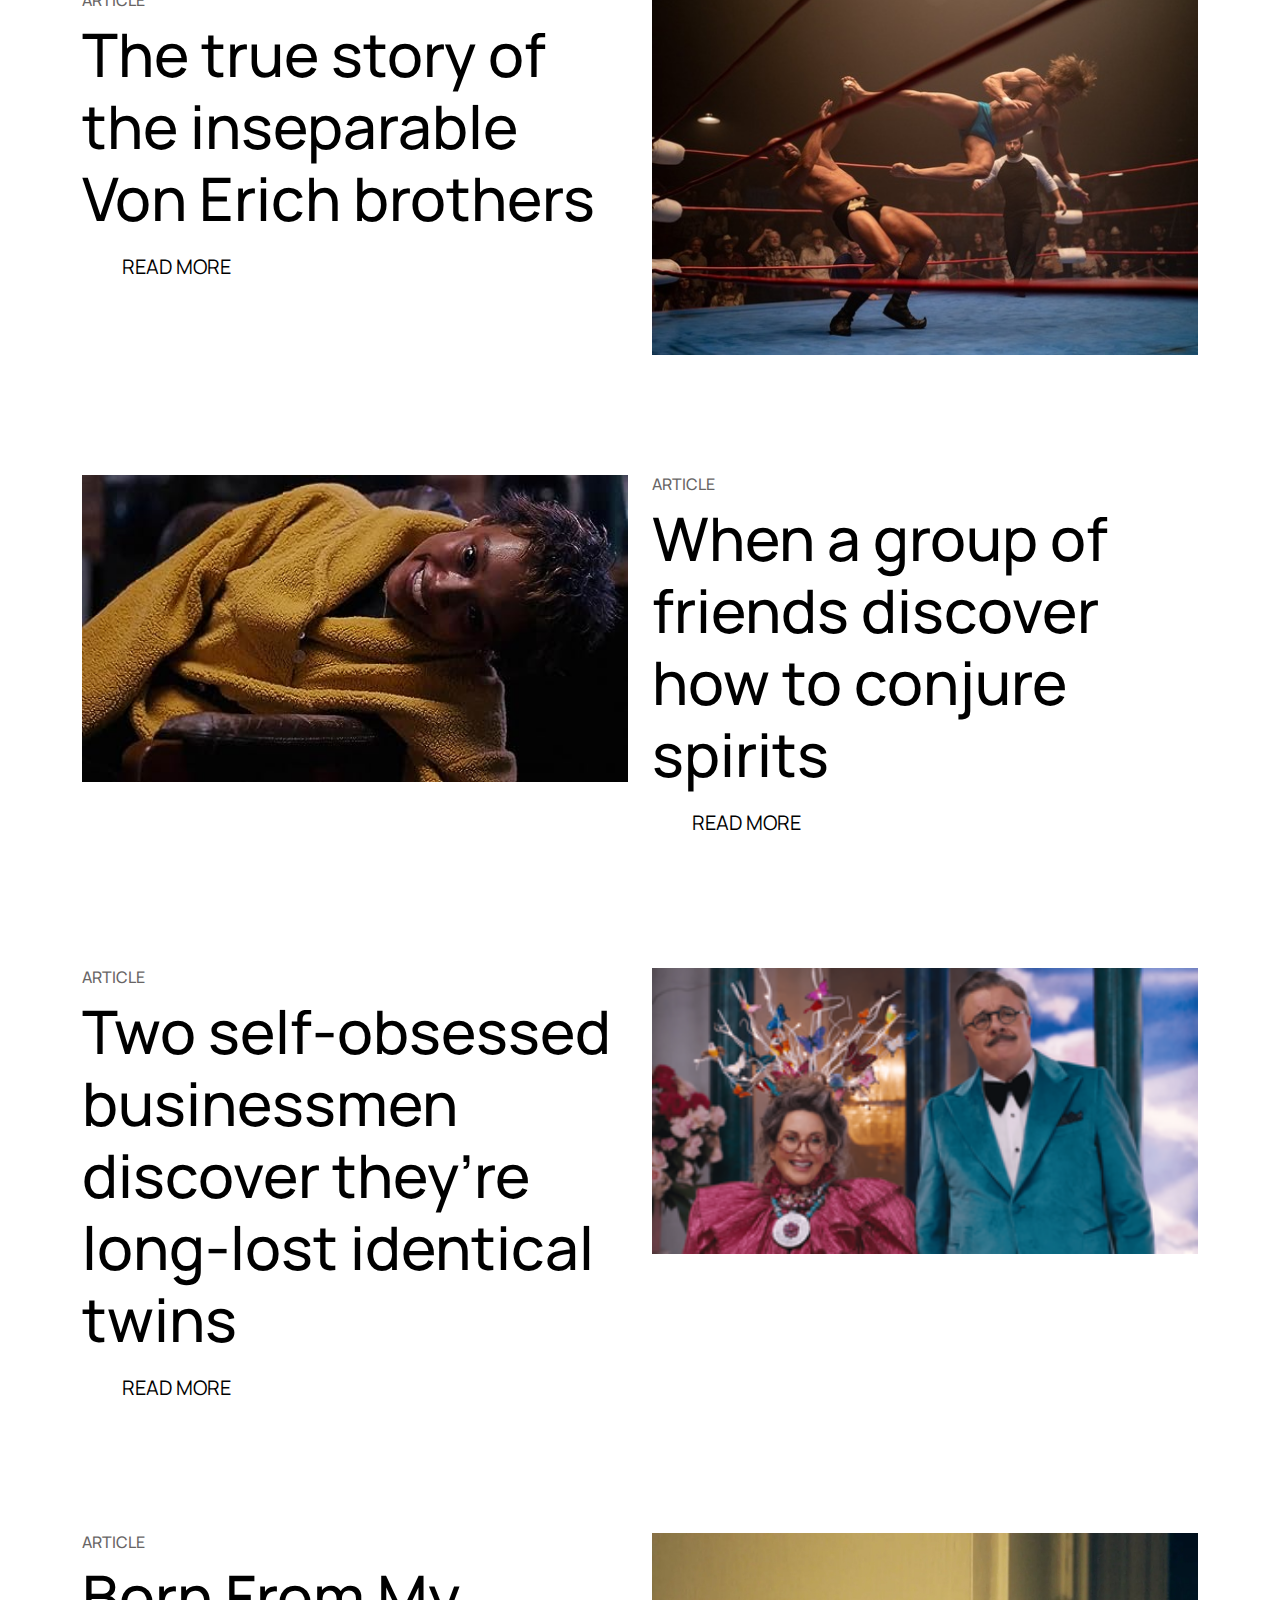
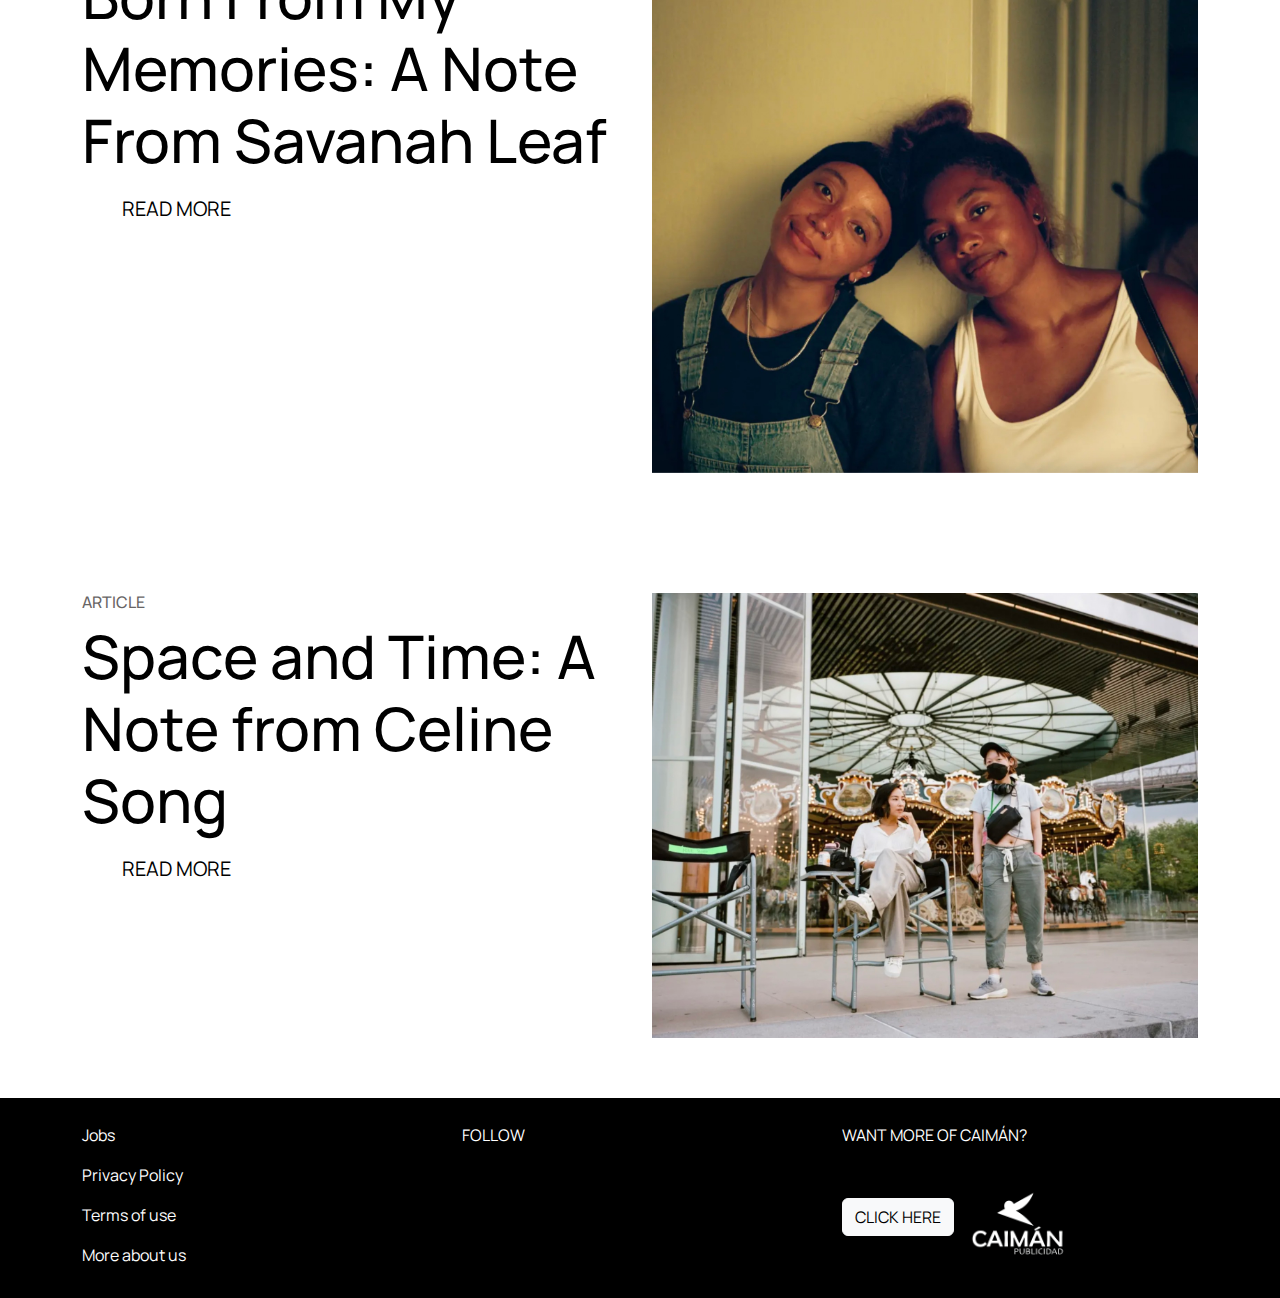
<file: YDRAY-proyecto1/proyecto1/notes.html>
<!doctype html>
<html>
<head>
<meta charset="utf-8">
<meta name="viewport" content="width-device-width, initial-scale=1.0">	
<title>Notes - A24</title>
<link href="css/bootstrap.min.css" rel="stylesheet">  
<link href="css/notes.css" rel="stylesheet">
<link href="css/style.css" rel="stylesheet">
<link rel="stylesheet" href="https://maxst.icons8.com/vue-static/landings/line-awesome/line-awesome/1.3.0/css/line-awesome.min.css">
	
	
<meta name="Notes sección" content="Espacio publicitario cuyo propósito es brindar la mejor información, y experiencia para todos nuestros clientes potenciales en el rubro del marketing y publicidad.">
<meta name="Keywords" content="marketing, engage, publicidad, negocios, empresa, innovación, ladybird">
	
</head>

<body>
	
	 <header>
        <div class="container">
            <div class="row align-items-center">
                <article class="col-lg-4 col-md-4 col-4 menu-icon">
                    <i class="la la-bars" id="menu-toggle"></i> 
                </article>
                
                <article class="col-lg-4 col-md-4 col-4 text-center">
                    <img src="img/logo-a24-blanco.png" alt="logo a24" class="img-fluid" width="180px">
                </article>
                
                <article class="col-lg-4 col-md-4 col-4 text-end">
                    <a href="#" class="search-icon"><i class="la la-search"></i></a>
                </article>
            </div>
        </div>
    </header>
    

    <nav id="mobile-menu" class="hidden">
        <div id="menu-close">
            <i class="la la-close" id="close-menu"></i> 
        </div>
        <ul>
            <li><a href="films.html">Films</a></li>
            <li><a href="television.html">Television</a></li>
            <li><a href="docs.html">Docs</a></li>
            <li><a href="notes.html">Notes</a></li>
            <li><a href="contacto.html">Contact Us</a></li>
        </ul>
    </nav>

	
	<section id="priscilla"> 
		<div class="container">
			<div class="row"> 
				
		  <article class="col-lg-6 col-sm-6 col-12">
				<img src="img/priscilla-sectionnotes.jpg" alt="priscilla" class="img-fluid" width="900px">
				</article>
				
			<article class="col-lg-6 col-sm-6 col-12">
				<h4>Article</h4>
					<h2>How Priscilla Beaulieu meets Elvis Presley</h2>
				
					
				<a href="priscilla.html" class="btn btn-secondary">Read more</a>
				
				</article>
				</div>
	</div>
	</section>
	
	
	<section id= "ladybird"> 
		<div class="container">
			<div class="row"> 
				
		<article class="col-lg-6 col-sm-6 col-12">
			<h4>Article</h4>
					<h2>Greta Gerwig´s new cinematic directorial voice debut</h2>
					
				<a href="ladybird.html" class="btn btn-secondary">Read more</a>
				
		</article>
			    <article class="col-lg-6 col-sm-6 col-12">
				<img src="img/ladybird-film.jpg" alt="ladybird" class="img-fluid" width="900px">
				</article>
			
				</div>
	</div>
	</section>	
	

	
	<section id="zone"> 
		<div class="container">
			<div class="row"> 
				
		 <article class="col-lg-6 col-sm-6 col-12">
				<img src="img/zoneofinterest-homepage.jpeg" alt="zone of interest" class="img-fluid" width="900px">
				</article>
				
		<article class="col-lg-6 col-sm-6 col-12">
			<h4>Article</h4>
					<h2>The commandant of Auschwitz</h2>
					
				<a href="#" class="btn btn-secondary">Read more</a>
				
				</article>
			
				</div>
	</div>
	</section>
	
	
	<section id= "iron"> 
		<div class="container">
			<div class="row"> 
				
		<article class="col-lg-6 col-sm-6 col-12">
			<h4>Article</h4>
					<h2>The true story of the inseparable Von Erich brothers</h2>
					
				<a href="#" class="btn btn-secondary">Read more</a>
				
		</article>
			    <article class="col-lg-6 col-sm-6 col-12">
				<img src="img/theironclaw-homepage.jpg" alt="the iron claw" class="img-fluid" width="900px">
				</article>
			
				</div>
	</div>
	</section>	
	
	
		<section id="talk"> 
		<div class="container">
			<div class="row"> 
				
		 <article class="col-lg-6 col-sm-6 col-12">
				<img src="img/talktome-sectionnotes.jpg" alt="talktome" class="img-fluid" width="900px">
				</article>
				
		<article class="col-lg-6 col-sm-6 col-12">
			<h4>Article</h4>
					<h2>When a group of friends discover how to conjure spirits</h2>
					
				<a href="#" class="btn btn-secondary">Read more</a>
				
				</article>
			
				</div>
	</div>
	</section>
	
	
		<section id= "dicks"> 
		<div class="container">
			<div class="row"> 
				
		<article class="col-lg-6 col-sm-6 col-12">
			<h4>Article</h4>
					<h2>Two self-obsessed businessmen discover they’re long-lost identical twins</h2>
					
				<a href="#" class="btn btn-secondary">Read more</a>
				
		</article>
			    <article class="col-lg-6 col-sm-6 col-12">
				<img src="img/dicks-sectionnotes.png" alt="dicks" class="img-fluid" width="900px">
				</article>
			
				</div>
	</div>
	</section>
	
	<section id= "born"> 
		<div class="container">
			<div class="row"> 
				
		<article class="col-lg-6 col-sm-6 col-12">
			<h4>Article</h4>
					<h2>Born From My Memories: A Note From Savanah Leaf</h2>
					
				<a href="#" class="btn btn-secondary">Read more</a>
				
		</article>
			    <article class="col-lg-6 col-sm-6 col-12">
				<img src="img/Xnip2023-09-17_10-02-24.jpg" alt="dicks" class="img-fluid" width="900px">
				</article>
			
				</div>
	</div>
	</section>
	
	<section id= "space"> 
		<div class="container">
			<div class="row"> 
				
		<article class="col-lg-6 col-sm-6 col-12">
			<h4>Article</h4>
					<h2>Space and Time: A Note from Celine Song</h2>
					
				<a href="#" class="btn btn-secondary">Read more</a>
				
		</article>
			    <article class="col-lg-6 col-sm-6 col-12">
				<img src="img/Xnip2023-09-17_10-02-44.jpg" alt="dicks" class="img-fluid" width="900px">
				</article>
			
				</div>
	</div>
	</section>
	
	
	<footer>
	
		<div class="container">
			<div class="row">
			
				<article class="col-lg-4 col-sm-12 col-12">
				
					<a href="#" class="text-decoration-none"><p>Jobs</p></a>
					<a href="#" class="text-decoration-none"><p>Privacy Policy</p></a>
					<a href="#" class="text-decoration-none"><p>Terms of use</p></a>
					<a href="#" class="text-decoration-none"><p>More about us</p></a>
				
				</article>
				
				
				<article class="col-lg-4 col-sm-12 col-12">
				
					<p>FOLLOW</p>
					<i class="lab la-facebook"></i>
					<i class="lab la-twitter"></i>
					<i class="lab la-google-plus-g"></i>
					<i class="lab la-instagram"></i>
					
				
				</article>
				
				
				<article class="col-lg-4 col-sm-12 col-12">
				
					<p>WANT MORE OF CAIMÁN?</p>
					<a href="#"><p class="btn btn-light">CLICK HERE</p></a>
					<img src="img/caimanlogo-blanco.png" alt="logoacaiman" class="img-fluid" width="125px">
				
				
				
				</article>
			
			</div>
		</div>
	
	</footer>
	
	 <script src="js/menu.js"></script>
	
	<!-- Google tag (gtag.js) -->
<script async src="https://www.googletagmanager.com/gtag/js?id=G-Q333S8GN4K"></script>
	
<script>
  window.dataLayer = window.dataLayer || [];
  function gtag(){dataLayer.push(arguments);}
  gtag('js', new Date());

  gtag('config', 'G-Q333S8GN4K');
</script>
	
</body>
</html>
</file>
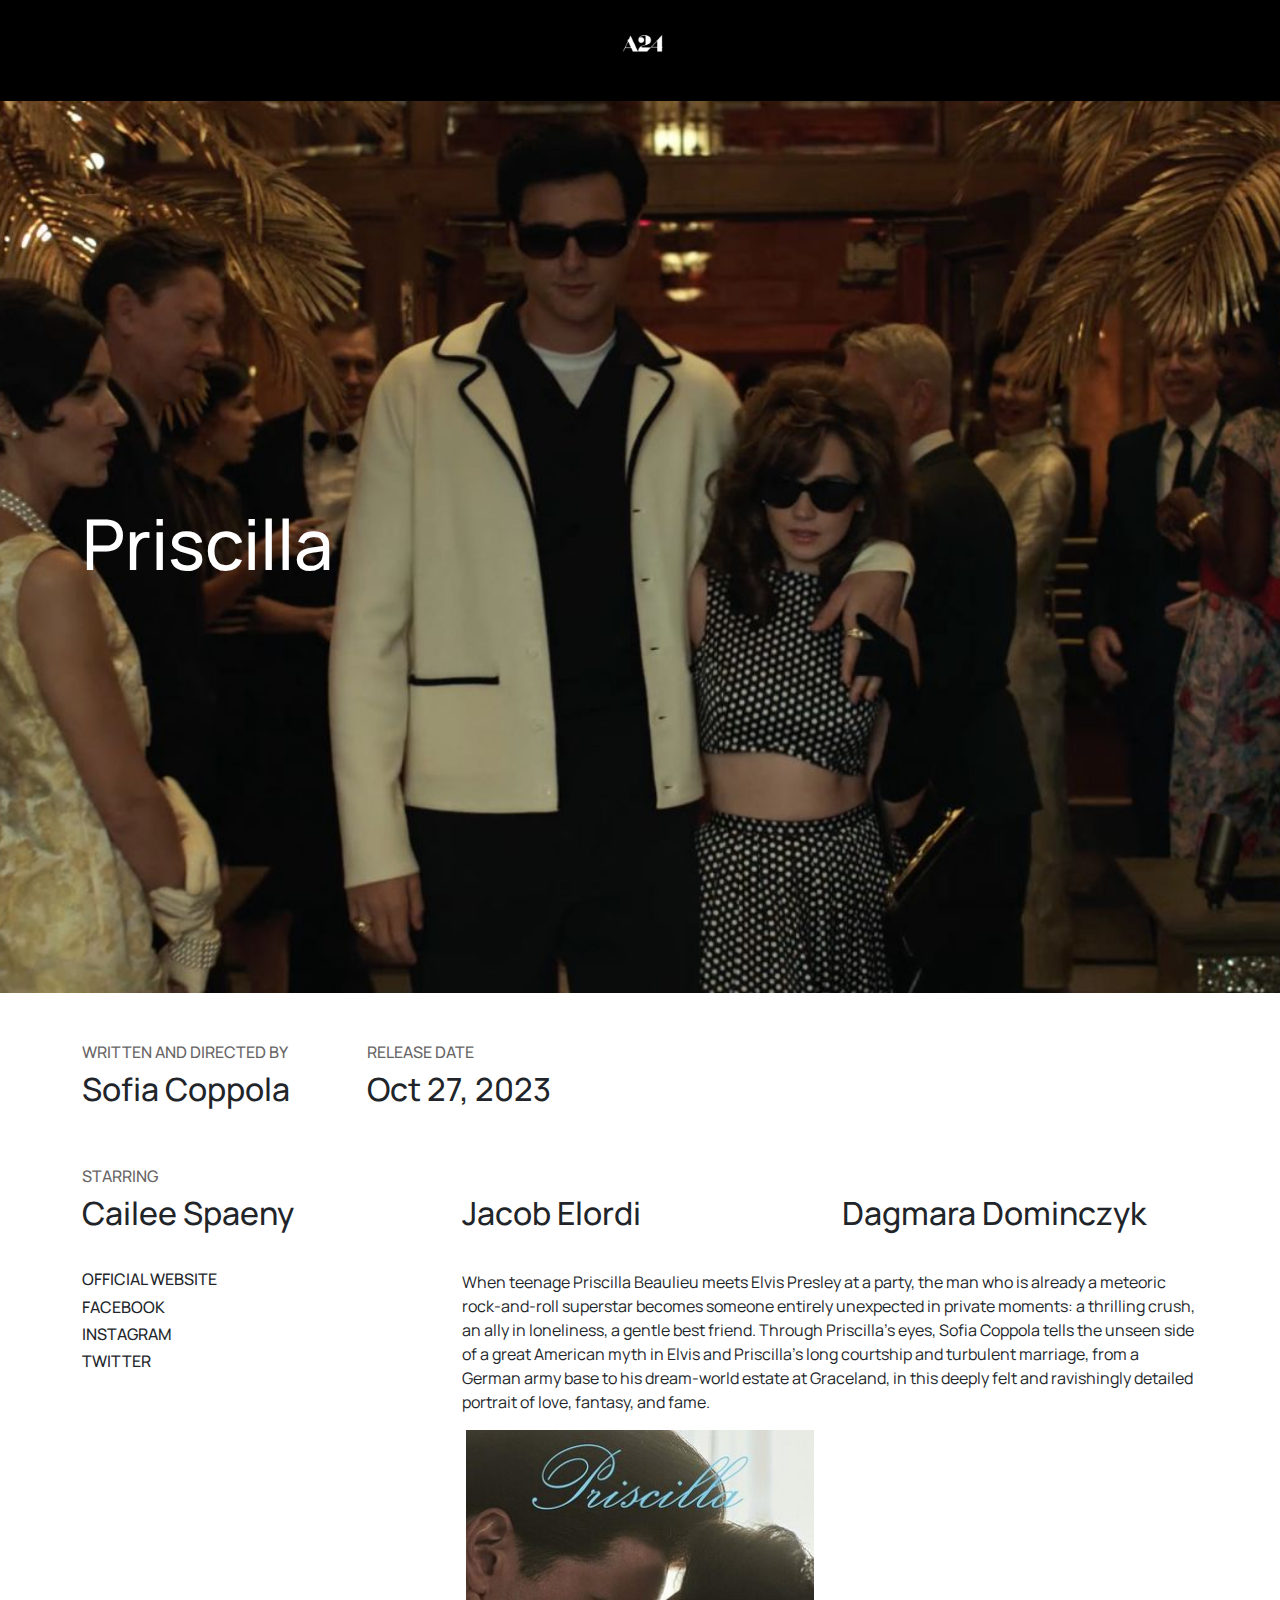
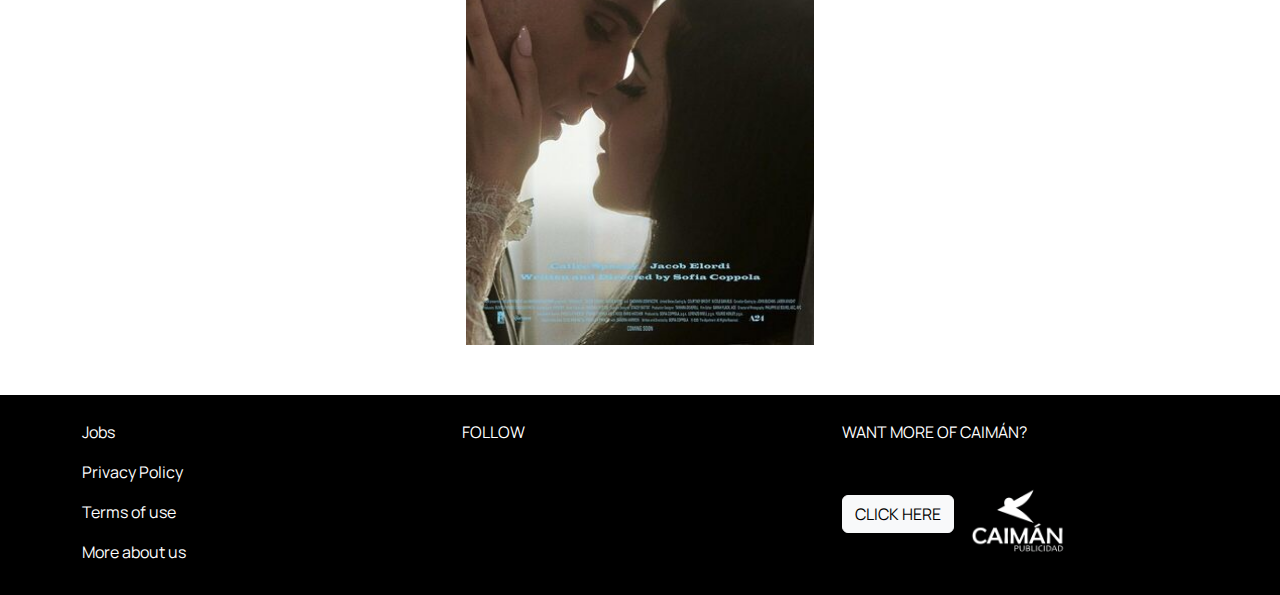
<file: YDRAY-proyecto1/proyecto1/priscilla.html>
<!doctype html>
<html>
<head>
<meta charset="utf-8">
<meta name="viewport" content="width-device-width, initial-scale=1.0">	
<title>Priscilla - A24</title>
<link href="css/bootstrap.min.css" rel="stylesheet">  
<link href="css/priscilla.css" rel="stylesheet"> 
<link href="css/style.css" rel="stylesheet"> 
<link rel="stylesheet" href="https://maxst.icons8.com/vue-static/landings/line-awesome/line-awesome/1.3.0/css/line-awesome.min.css">
	
<meta name="Priscilla article" content="Espacio publicitario cuyo propósito es brindar la mejor información, y experiencia para todos nuestros clientes potenciales en el rubro del marketing y publicidad.">
<meta name="Keywords" content="marketing, engage, publicidad, negocios, empresa, innovación, ladybird">
	
</head>

<body>
	<header>
        <div class="container">
            <div class="row align-items-center">
                <article class="col-lg-4 col-md-4 col-4 menu-icon">
                    <i class="la la-bars" id="menu-toggle"></i> 
                </article>
                
                <article class="col-lg-4 col-md-4 col-4 text-center">
                    <img src="img/logo-a24-blanco.png" alt="logo a24" class="img-fluid" width="180px">
                </article>
                
                <article class="col-lg-4 col-md-4 col-4 text-end">
                    <a href="#" class="search-icon"><i class="la la-search"></i></a>
                </article>
            </div>
        </div>
    </header>
    

    <nav id="mobile-menu" class="hidden">
        <div id="menu-close">
            <i class="la la-close" id="close-menu"></i> 
        </div>
        <ul>
            <li><a href="films.html">Films</a></li>
            <li><a href="television.html">Television</a></li>
            <li><a href="docs.html">Docs</a></li>
            <li><a href="notes.html">Notes</a></li>
            <li><a href="contacto.html">Contact Us</a></li>
        </ul>
    </nav>
		
	<section id="priscilla"> 
		<div class="container">	
			<h2>Priscilla</h2>
	</div>
		</section>
	
		
		<section id="written"> 
		<div class="container">
			<div class="row"> 
				
		  <article class="col-lg-3 col-sm-9 col-12">
			  <h4>Written and directed by</h4>
				<h2>Sofia Coppola</h2>
			  
				</article>
				
				
				 <article class="col-lg-3 col-sm-9 col-12">
				<h4>Release Date</h4>
				<h2>Oct 27, 2023</h2>
	
				</article>
				
				
				 <article class="col-lg-3 col-sm-9 col-12">
				</article>
				
				<article class="col-lg-3 col-sm-9 col-12">
				</article>
				
				</div>
			</div>
	</section>
	
	
	
	<section id="starring"> 
		<div class="container">
			<div class="row"> 
				  <h4>Starring</h4>
				
		  <article class="col-lg-4 col-sm-8 col-12">
				<h2>Cailee Spaeny</h2>
			
			  </article>
				
				  <article class="col-lg-4 col-sm-8 col-12">
				 <h2>Jacob Elordi</h2>
			 
			  </article>
				
				
				  <article class="col-lg-4 col-sm-8 col-12">
				  <h2>Dagmara Dominczyk</h2>
			  
				</article>
				
				</div>
			</div>
	</section>
	
	
	
	<section id="content"> 
		<div class="container">
			<div class="row"> 
				
		  <article class="col-lg-4 col-sm-8 col-12">
			  <h5>Official Website</h5>
			  <h5>Facebook</h5>
			  <h5>Instagram</h5>
			   <h5>Twitter</h5>
			  </article>
				
				  <article class="col-lg-8 col-sm-4 col-12">
<p> When teenage Priscilla Beaulieu meets Elvis Presley at a party, the man who is already a meteoric rock-and-roll superstar becomes someone entirely unexpected in private moments: a thrilling crush, an ally in loneliness, a gentle best friend. Through Priscilla’s eyes, Sofia Coppola tells the unseen side of a great American myth in Elvis and Priscilla's long courtship and turbulent marriage, from a German army base to his dream-world estate at Graceland, in this deeply felt and ravishingly detailed portrait of love, fantasy, and fame.
</p>
				</article>
			
	<section id="priscillap"> 
		<div class="container">
			<div class="row"> 			
				<article class="col-lg-4 col-sm-6 col-12">
				
				</article>
				
		 <article class="col-lg-4 col-sm-6 col-12">
				<img src="img/priscilla-sectionfilm.jpg" alt="priscilla" class="img-fluid" width="900px">
				</article>
				
				<article class="col-lg-4 col-sm-6 col-12">
			
				</article>
				
				
				</div>
			</div>
	</section>	
				
				</div>
			</div>
	</section>
	
	
	
		<footer>
	
		<div class="container">
			<div class="row">
			
				<article class="col-lg-4 col-sm-12 col-12">
				
					<a href="#" class="text-decoration-none"><p>Jobs</p></a>
					<a href="#" class="text-decoration-none"><p>Privacy Policy</p></a>
					<a href="#" class="text-decoration-none"><p>Terms of use</p></a>
					<a href="#" class="text-decoration-none"><p>More about us</p></a>
				
				</article>
				
				
				<article class="col-lg-4 col-sm-12 col-12">
				
					<p>FOLLOW</p>
					<i class="lab la-facebook"></i>
					<i class="lab la-twitter"></i>
					<i class="lab la-google-plus-g"></i>
					<i class="lab la-instagram"></i>
					
				
				</article>
				
				
				<article class="col-lg-4 col-sm-12 col-12">
				
					
					<p>WANT MORE OF CAIMÁN?</p>
					<a href="#"><p class="btn btn-light">CLICK HERE</p></a>
					<img src="img/caimanlogo-blanco.png" alt="logoacaiman" class="img-fluid" width="125px">
				
				
				</article>
			
			</div>
		</div>
	
	</footer>
 <script src="js/menu.js"></script>
	
	<!-- Google tag (gtag.js) -->
<script async src="https://www.googletagmanager.com/gtag/js?id=G-Q333S8GN4K"></script>
	
<script>
  window.dataLayer = window.dataLayer || [];
  function gtag(){dataLayer.push(arguments);}
  gtag('js', new Date());

  gtag('config', 'G-Q333S8GN4K');
</script>
	
</body>
	
</html>
</file>
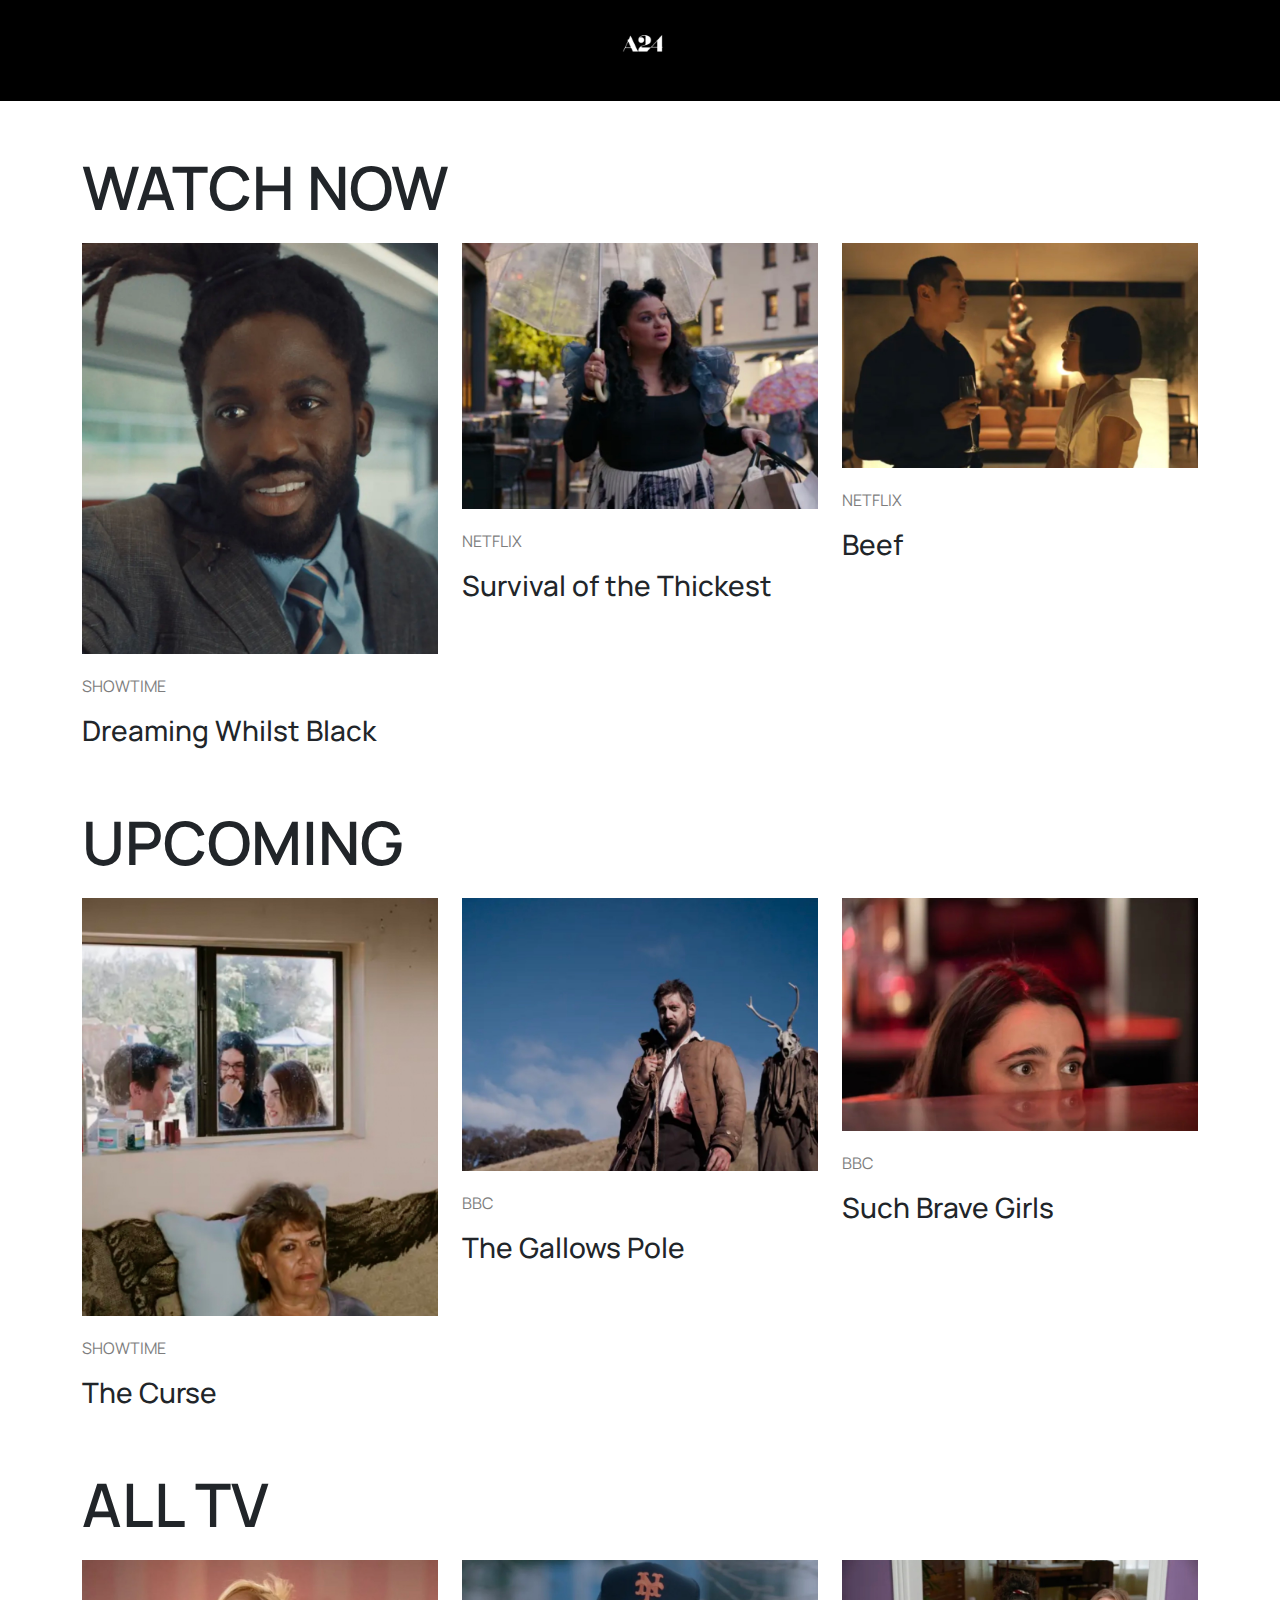
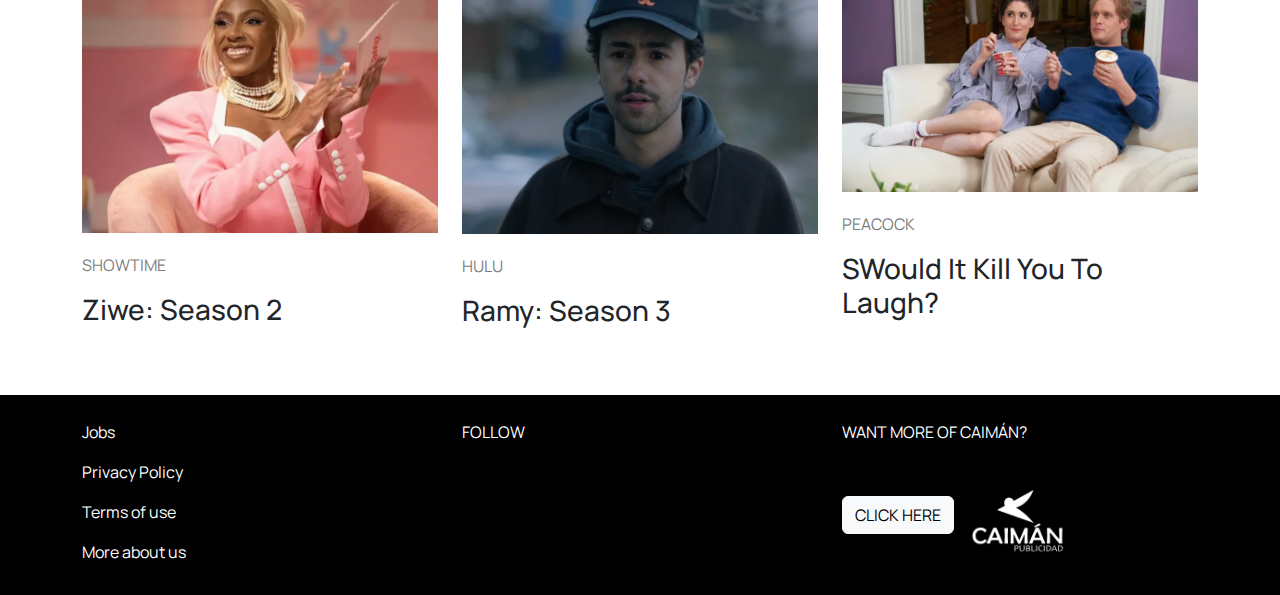
<file: YDRAY-proyecto1/proyecto1/television.html>
<!doctype html>
<html>
<head>
<meta charset="UTF-8">
<meta name="viewport" content="width-device-width, initial-scale=1.0">	
<title>Television</title>
<link href="css/bootstrap.min.css" rel="stylesheet">  
<link href="css/style.css" rel="stylesheet"> 
<link href="css/homepage.css" rel="stylesheet"> 
<link rel="stylesheet" href="https://maxst.icons8.com/vue-static/landings/line-awesome/line-awesome/1.3.0/css/line-awesome.min.css">
	
<meta name="Home Page Caimán" content="Espacio publicitario cuyo propósito es brindar la mejor información, y experiencia para todos nuestros clientes potenciales en el rubro del marketing y publicidad.">
<meta name="Keywords" content="marketing, engage, publicidad, negocios, empresa, innovación">
	
</head>

<body>
	
	 <header>
        <div class="container">
            <div class="row align-items-center">
                <article class="col-lg-4 col-md-4 col-4 menu-icon">
                    <i class="la la-bars" id="menu-toggle"></i> 
                </article>
                
                <article class="col-lg-4 col-md-4 col-4 text-center">
                    <img src="img/logo-a24-blanco.png" alt="logo a24" class="img-fluid" width="180px">
                </article>
                
                <article class="col-lg-4 col-md-4 col-4 text-end">
                    <a href="#" class="search-icon"><i class="la la-search"></i></a>
                </article>
            </div>
        </div>
    </header>
	
	
	 <nav id="mobile-menu" class="hidden">
        <div id="menu-close">
            <i class="la la-close" id="close-menu"></i> 
        </div>
        <ul>
            <li><a href="films.html">Films</a></li>
            <li><a href="television.html">Television</a></li>
            <li><a href="docs.html">Docs</a></li>
            <li><a href="notes.html">Notes</a></li>
            <li><a href="contacto.html">Contact Us</a></li>
        </ul>
    </nav>
	
	<section id="television">
		
		<div class="container">
	
			<h1>WATCH NOW</h1>
			
			<div class="row">
				
				<article class="col-lg-4 col-sm-4 col-12">
			
					<a href="#"><img src="img/Xnip2023-09-14_10-04-34.jpg" alt="showtime" class="img-fluid"></a>
					<p>SHOWTIME</p>
					<h3>Dreaming Whilst Black</h3>
			
				</article>
			
				
				<article class="col-lg-4 col-sm-4 col-12">
			
					<a href="#"><img src="img/Xnip2023-09-14_10-04-43.jpg" alt="netflix" class="img-fluid"></a>
					<p>NETFLIX</p>
					<h3>Survival of the Thickest</h3>
			
				</article>
			
				
				<article class="col-lg-4 col-sm-4 col-12">
			
					<a href="#"><img src="img/Xnip2023-09-14_10-04-53.jpg" alt="netflix" class="img-fluid"></a>
					<p>NETFLIX</p>
					<h3>Beef</h3>
			
				</article>
			
			</div>
		
		</div>
	
	</section>
	
	<section id="upcoming">
	
		<div class="container">
	
			<h1>UPCOMING</h1>
			
			<div class="row">
				
				<article class="col-lg-4 col-sm-4 col-12">
			
					<a href="#"><img src="img/Xnip2023-09-14_10-05-12.jpg" alt="showtime" class="img-fluid"></a>
					<p>SHOWTIME</p>
					<h3>The Curse</h3>
			
				</article>
			
				
				<article class="col-lg-4 col-sm-4 col-12">
			
					<a href="#"><img src="img/Xnip2023-09-14_10-05-21.jpg" alt="bbc" class="img-fluid"></a>
					<p>BBC</p>
					<h3>The Gallows Pole</h3>
			
				</article>
			
				
				<article class="col-lg-4 col-sm-4 col-12">
			
					<a href="#"><img src="img/Xnip2023-09-14_10-05-34.jpg" alt="bbc" class="img-fluid"></a>
					<p>BBC</p>
					<h3>Such Brave Girls</h3>
			
				</article>
			
			</div>
		
		</div>
	
	
	</section>
	
	<section id="alltv">
	
		<div class="container">
	
			<h1>ALL TV</h1>
			
			<div class="row">
				
				<article class="col-lg-4 col-sm-4 col-12">
			
					<a href="#"><img src="img/Xnip2023-09-14_10-05-57.jpg" alt="showtime" class="img-fluid"></a>
					<p>SHOWTIME</p>
					<h3>Ziwe: Season 2</h3>
			
				</article>
			
				
				<article class="col-lg-4 col-sm-4 col-12">
			
					<a href="#"><img src="img/Xnip2023-09-14_10-06-08.jpg" alt="bbc" class="img-fluid"></a>
					<p>HULU</p>
					<h3>Ramy: Season 3</h3>
			
				</article>
			
				
				<article class="col-lg-4 col-sm-4 col-12">
			
					<a href="#"><img src="img/Xnip2023-09-14_10-06-21.jpg" alt="bbc" class="img-fluid"></a>
					<p>PEACOCK</p>
					<h3>SWould It Kill You To Laugh?</h3>
			
				</article>
			
			</div>
		
		</div>
	
	</section>
	
	<footer>
	
		<div class="container">
			<div class="row">
			
				<article class="col-lg-4 col-sm-12 col-12">
				
					<a href="#" class="text-decoration-none"><p>Jobs</p></a>
					<a href="#" class="text-decoration-none"><p>Privacy Policy</p></a>
					<a href="#" class="text-decoration-none"><p>Terms of use</p></a>
					<a href="#" class="text-decoration-none"><p>More about us</p></a>
				
				</article>
				
				
				<article class="col-lg-4 col-sm-12 col-12">
				
					<p>FOLLOW</p>
					<i class="lab la-facebook"></i>
					<i class="lab la-twitter"></i>
					<i class="lab la-google-plus-g"></i>
					<i class="lab la-instagram"></i>
					
				
				</article>
				
				
				<article class="col-lg-4 col-sm-12 col-12">
				
					<p>WANT MORE OF CAIMÁN?</p>
					<a href="#"><p class="btn btn-light">CLICK HERE</p></a>
					<img src="img/caimanlogo-blanco.png" alt="logoacaiman" class="img-fluid" width="125px">
				
				
				</article>
			
			</div>
		</div>
	
	</footer>
	
	<script src="js/menu.js"></script>

	<!-- Google tag (gtag.js) -->
<script async src="https://www.googletagmanager.com/gtag/js?id=G-Q333S8GN4K"></script>
<script>
  window.dataLayer = window.dataLayer || [];
  function gtag(){dataLayer.push(arguments);}
  gtag('js', new Date());

  gtag('config', 'G-Q333S8GN4K');
</script>
	
	
</body>
</html>
</file>
<file: YDRAY-proyecto1/proyecto1/css/style.css>
@import url("https://fonts.googleapis.com/css2?family=Manrope:wght@200;400;500;600;700&display=swap");
	

	@font-face {
  font-family: "Manrope";
  src:    url(../fonts/Manrope.ttf) format("TrueType") 
}


header{
	background-color: #000;
	}

.header{
	margin: 30px 0;
	}

body{
	font-family: 'Manrope', sans-serif;
	}

.search-icon {
    color: white;
}

.menu-icon {
    color: white;
}

.link{
	text-decoration: none;
	color: #000;
	}

#mobile-menu {
    position: fixed;
    top: 0;
    left: -400px;
    width: 400px;
    height: 100%;
    background-color: #000;
    transition: left 0.3s ease-in-out;
    font-family: Arial, sans-serif;
}

#menu-close {
    text-align: right;
    padding: 10px;
}

#menu-close i {
    color: white;
    font-size: 18px;
	padding-top:30px;
    cursor: pointer;
}

#mobile-menu ul {
    list-style-type: none;
    padding: 0;
}

#mobile-menu ul li {
    padding: 10px 10;
    text-align: left;
	margin: 40px;
}

#mobile-menu ul li a {
    color: white;
    text-decoration: none;
	font-family:"Manrope";
    font-size: 50px; 
    font-weight: bold;
	line-height: 0.30;
    letter-spacing: -0.04;
    padding: 9px 0;
	
}

footer{
	background-color: black;
	padding-top: 25px;
	padding-bottom: 10px;
}

footer p{
	color: white;
}

footer i{
	color: white;
	font-size: 40px;
}

footer img{
	margin-right: 30px;
}

#television{
	padding: 50px 50px;
}

#television h1{
	font-weight: 600;
	margin-bottom: 20px;
	font-size: 60px;
}

#television p{
	margin-top: 20px;
	color:rgba(125,125,125,1.00);
}

#upcoming{
	padding-bottom: 50px;
}

#upcoming h1{
	font-weight: 600;
	margin-bottom: 20px;
	font-size: 60px;
}

#upcoming p{
	margin-top: 20px;
	color:rgba(125,125,125,1.00);
}

#alltv h1{
	font-weight: 600;
	margin-bottom: 20px;
	font-size: 60px;
}

#alltv{
	padding-bottom: 60px;
}

#alltv p{
	margin-top: 20px;
	color:rgba(125,125,125,1.00);
}

#docs{
	padding: 50px 50px;
}

#docs h1{
	font-weight: 600;
	margin-bottom: 20px;
	font-size: 60px;
}

#docs p{ 
	margin-top: 20px;
	color:rgba(125,125,125,1.00);
}

#alldocs{
	padding-bottom: 60px;
}

#alldocs h1{
	font-weight: 600;
	margin-bottom: 20px;
	font-size: 60px;
}

#alldocs p{
	margin-top: 20px;
	color:rgba(125,125,125,1.00);
}

#docextra{
	padding-bottom: 60px;
}

#docextra h1{
	font-weight: 600;
	margin-bottom: 20px;
	font-size: 60px;
}

#docextra p{
	margin-top: 20px;
	color:rgba(125,125,125,1.00);
}
</file>
<file: YDRAY-proyecto1/proyecto1/css/homepage.css>
#hero{
	background-image: url("../img/index-fondo-pantalla.jpg");
	background-size: cover;
	background-position: center;
	text-align: left;
	padding: 15% 0 0;
	height: 100vh;
	}

.link-1{
	text-decoration: none;
	color: #fff;
	font-size: 50px;
	display:block;
	}

#zone {
	padding: 100px 0;
}

#zone .btn{
	background-color: transparent;
	padding: 10px 40px;
	font-size: 20px;
	color: #000;
	text-transform: uppercase;
	border:0;
}
#zone h2{
font-size: 60px;
	color: #000;
}

#iron {
	padding: 50px 0;
}

#iron .btn{
	background-color: transparent;
	padding: 10px 40px;
	font-size: 20px;
	color: #000;
	text-transform: uppercase;
	border:0;
}

#iron h2{
	font-size: 60px;
	color: #000;
}

#ladybird {
	padding: 60px 0;
}


#ladybird .btn{
	background-color: transparent;
	padding: 10px 40px;
	font-size: 20px;
	color: #000;
	text-transform: uppercase;
	border:0;
}

#ladybird h2{
	font-size: 60px;
	color: #000;
}
</file>
<file: YDRAY-proyecto1/proyecto1/css/contact.css>
#contact {
    background-color: #fff;
    padding: 20px;
    border-radius: 5px;
    box-shadow: 0 0 10px rgba(0, 0, 0, 0.1);
}

#contact h2 {
    font-size: 24px;
    margin-bottom: 20px;
}

.form-label {
    font-weight: bold;
}

.form-control {
    width: 100%;
    padding: 10px;
    margin-bottom: 15px;
    border: 1px solid #ccc;
    border-radius: 3px;
}

textarea.form-control {
    resize: vertical;
}

.btn-primary {
    background-color: #000;
    color: #fff;
    border: none;
    padding: 10px 20px;
    font-weight: bold;
	font-family:"Manrope";
    cursor: pointer;
    transition: background-color 0.3s ease-in-out;
}

.btn-primary:hover {
    background-color: #0056b3;
}
</file>
<file: YDRAY-proyecto1/proyecto1/css/films.css>
#films{
	padding: 100px 0;
}
</file>
<file: YDRAY-proyecto1/proyecto1/css/ladybird.css>
#ladybird{
	padding: 400px 0;
	background-image: url(../img/ladybird-film.jpg);
	background-size: cover;
	background-position: center;
}

#ladybird h2{
	font-size: 70px;
	color:#FFFFFF;
}

#written {
	padding: 50px 0;
	
}
#written h4{
	text-transform: uppercase;
	font-size: 16px;
	color: #676464;
}

#starring {
	padding: 0px 0px 30px;
}

#starring h4{
	text-transform: uppercase;
	font-size: 16px;
	color: #676464;
}

#content{
	padding-bottom: 50px;
}
#content h5{
	font-size: 16px;
	text-transform: uppercase;
}

#awards h4{
	text-transform: uppercase;
	font-size: 16px;
	color: #676464;
}
	
footer{
	background-color: black;
	padding-top: 25px;
	padding-bottom: 10px;
}

footer p{
	color: white;
}

footer i{
	color: white;
	font-size: 40px;
	}
</file>
<file: YDRAY-proyecto1/proyecto1/css/notes.css>
#priscilla {
	padding: 100px 0;
}

#priscilla .btn {
	background-color: transparent;
	padding: 10px 40px;
	font-size: 20px;
	color: #000;
	text-transform: uppercase;
	border:0;
}

#priscilla h2 {
	font-size: 60px;
	color: #000;
}

#priscilla h4{
	text-transform: uppercase;
	font-size: 16px;
	color: #676464;
}

#zone {
	padding: 100px 0;
}

#zone .btn{
	background-color: transparent;
	padding: 10px 40px;
	font-size: 20px;
	color: #000;
	text-transform: uppercase;
	border:0;
}
#zone h2{
font-size: 60px;
	color: #000;
}

#zone h4{
	text-transform: uppercase;
	font-size: 16px;
	color: #676464;
}

#ladybird {
	padding: 60px 0;
}


#ladybird .btn{
	background-color: transparent;
	padding: 10px 40px;
	font-size: 20px;
	color: #000;
	text-transform: uppercase;
	border:0;
}

#ladybird h2{
	font-size: 60px;
	color: #000;
}

#ladybird h4{
	text-transform: uppercase;
	font-size: 16px;
	color: #676464;
}

#iron{
	padding: 60px 0;
}

#iron .btn{
	background-color: transparent;
	padding: 10px 40px;
	font-size: 20px;
	color: #000;
	text-transform: uppercase;
	border:0;
}

#iron h2{
	font-size: 60px;
	color: #000;
}

#iron h4{
	text-transform: uppercase;
	font-size: 16px;
	color: #676464;
}

#talk {
	padding: 60px 0;
}

#talk .btn {
	background-color: transparent;
	padding: 10px 40px;
	font-size: 20px;
	color: #000;
	text-transform: uppercase;
	border:0;
}


#talk h2 {
font-size: 60px;
	color: #000;	
}


#talk h4{
	text-transform: uppercase;
	font-size: 16px;
	color: #676464;
}

#dicks {
	padding: 60px 0;
}

#dicks .btn{
	background-color: transparent;
	padding: 10px 40px;
	font-size: 20px;
	color: #000;
	text-transform: uppercase;
	border:0;
}

#dicks h2{
	font-size: 60px;
	color: #000;
}


#dicks h4{
	text-transform: uppercase;
	font-size: 16px;
	color: #676464;
}

#born h4{
	text-transform: uppercase;
	font-size: 16px;
	color: #676464;
}

#born h2{
	font-size: 60px;
	color: #000;
}

#born .btn{
	background-color: transparent;
	padding: 10px 40px;
	font-size: 20px;
	color: #000;
	text-transform: uppercase;
	border:0;
}

#born{
	padding: 60px 0;
}

#space{
	padding: 60px 0;
}

#space .btn{
	background-color: transparent;
	padding: 10px 40px;
	font-size: 20px;
	color: #000;
	text-transform: uppercase;
	border:0;
}

#space h4{
	text-transform: uppercase;
	font-size: 16px;
	color: #676464;
}

#space h2{
	font-size: 60px;
	color: #000;
}
</file>
<file: YDRAY-proyecto1/proyecto1/css/priscilla.css>
#priscilla {
	padding: 400px 0;
	background-image: url("../img/index-fondo-pantalla.jpg");
	background-size: cover;
	background-position: center;
}

#priscilla h2{
	font-size: 70px;
	color:#FFFFFF;
}

#written {
	padding: 50px 0;
	
}
#written h4{
	text-transform: uppercase;
	font-size: 16px;
	color: #676464;
}

#starring {
	padding: 0px 0px 30px;
}

#starring h4{
	text-transform: uppercase;
	font-size: 16px;
	color: #676464;
}

#content{
	padding-bottom: 50px;
}
#content h5{
	font-size: 16px;
	text-transform: uppercase;
}

#awards h4{
	text-transform: uppercase;
	font-size: 16px;
	color: #676464;
}
</file>
